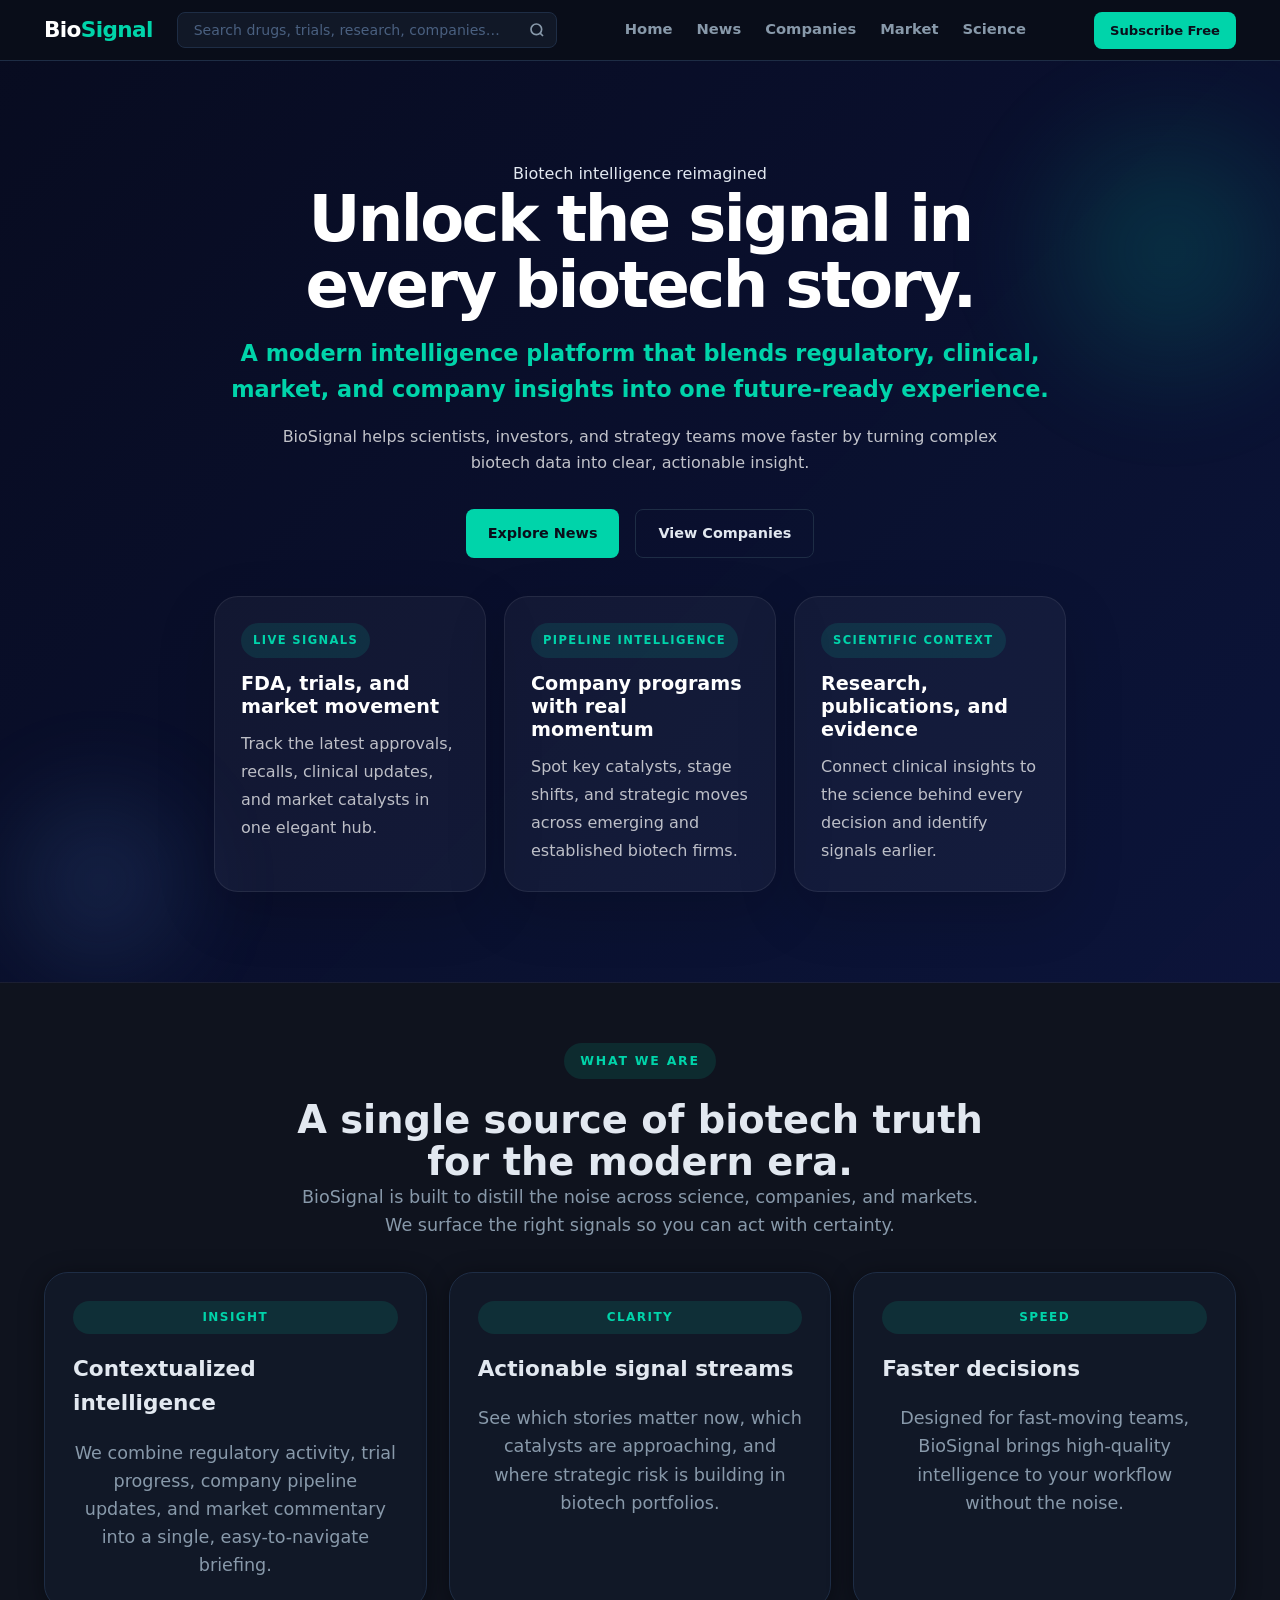
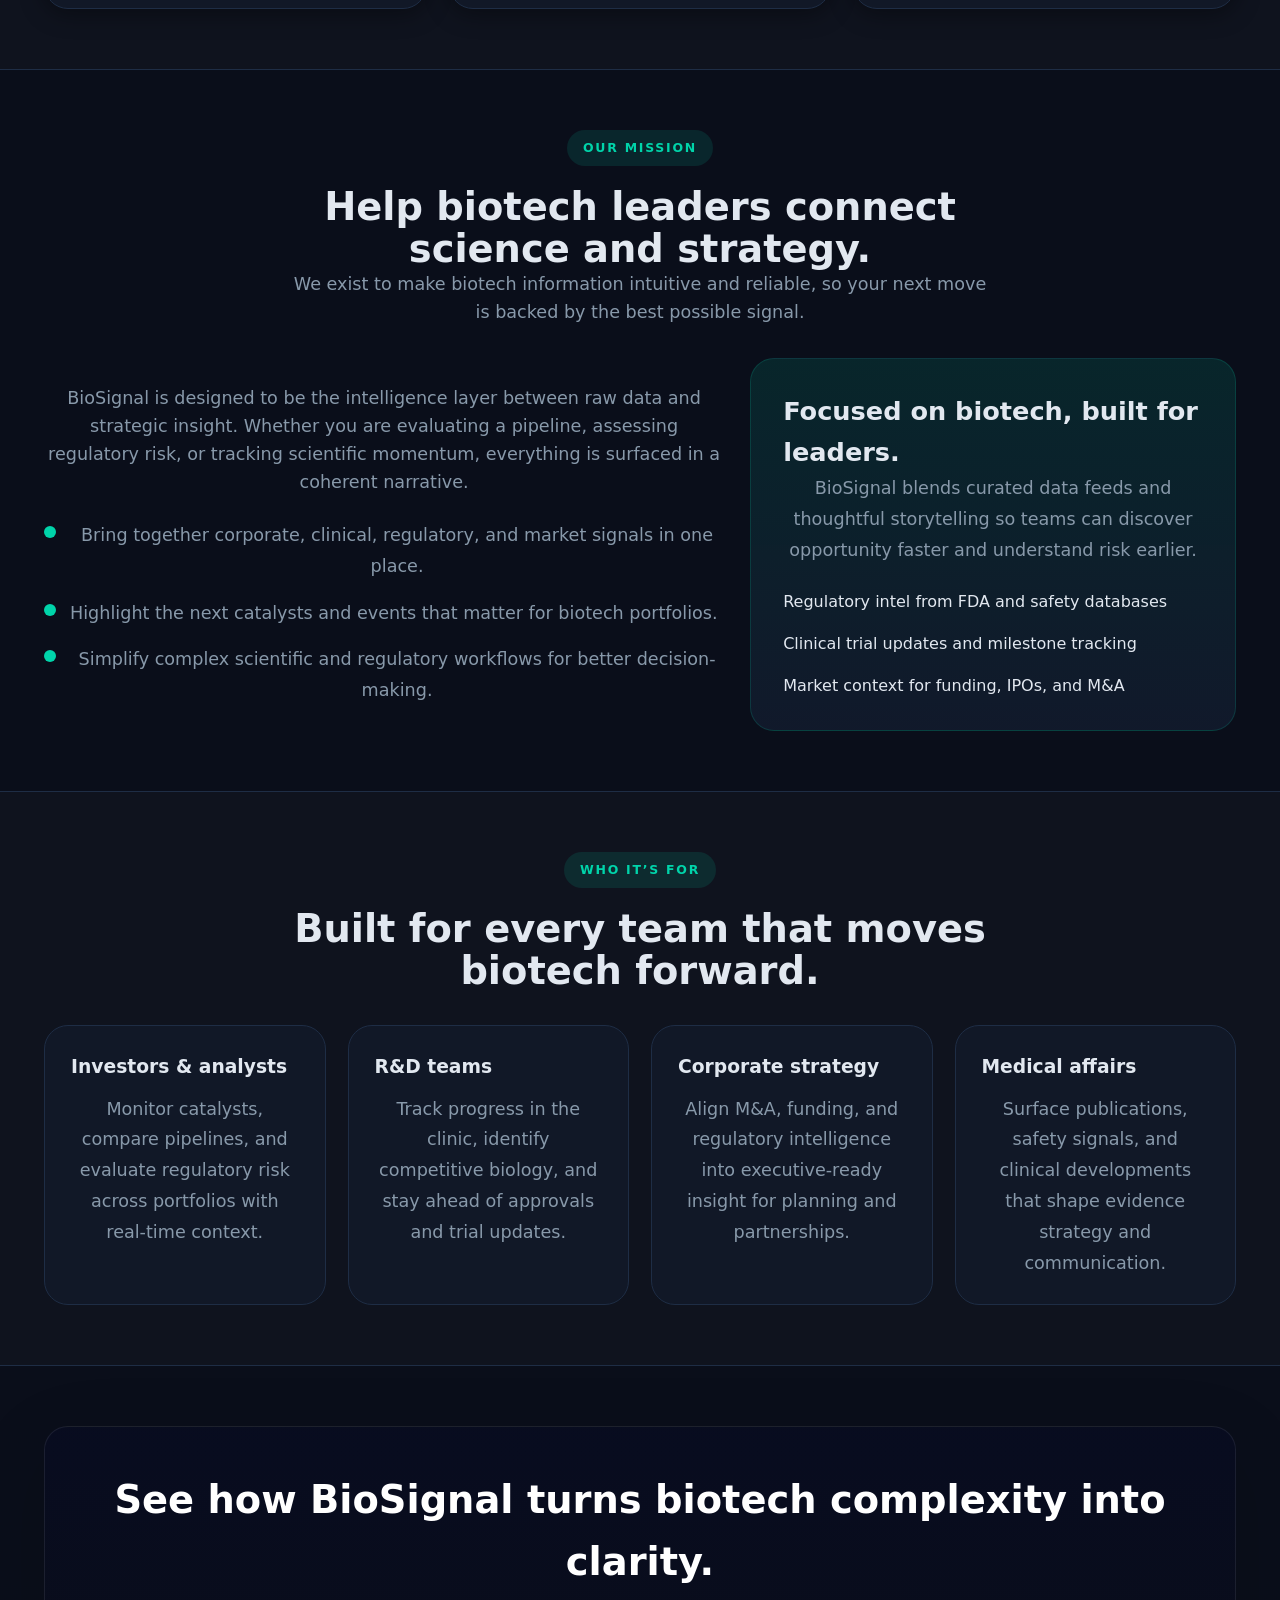
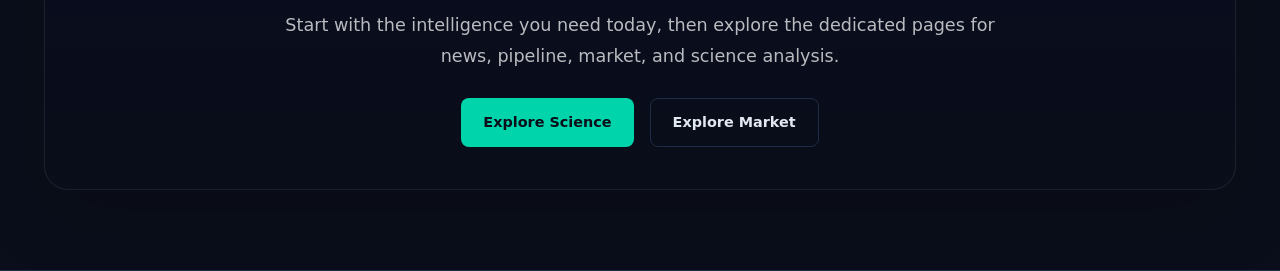
<file: index.html>
﻿<!DOCTYPE html>
<html lang="en">
<head>
  <meta charset="UTF-8" />
  <meta name="viewport" content="width=device-width, initial-scale=1.0" />
  <title>BioSignal — Biotech Intelligence Hub</title>
  <link rel="stylesheet" href="styles.css" />
  <link rel="stylesheet" href="dashboard.css" />
</head>
<body>

  <!-- ═══════════════════════════════════════
       HEADER
  ════════════════════════════════════════ -->
  <header class="site-header">
    <div class="container header-primary">
      <a href="#" class="logo">Bio<span>Signal</span></a>
      <div class="dash-search-wrap" style="max-width:380px; flex:1;">
        <input type="search" id="hub-search" class="dash-search" placeholder="Search drugs, trials, research, companies…" autocomplete="off" />
        <button class="search-btn" id="hub-search-btn" aria-label="Search">
          <svg width="16" height="16" viewBox="0 0 24 24" fill="none" stroke="currentColor" stroke-width="2.5"><circle cx="11" cy="11" r="8"/><line x1="21" y1="21" x2="16.65" y2="16.65"/></svg>
        </button>
      </div>
      <nav class="nav" id="main-nav">
        <a href="index.html" class="nav-link">Home</a>
        <div class="nav-item nav-dropdown">
          <a href="news.html" class="nav-link">News</a>
          <div class="dropdown-menu">
            <a href="news.html#biotech">Biotech</a>
            <a href="news.html#pharma">Pharma</a>
            <a href="news.html#fda">FDA</a>
            <a href="news.html#approvals">Drug Approvals</a>
            <a href="news.html#conferences">Conferences</a>
          </div>
        </div>
        <div class="nav-item nav-dropdown">
          <a href="companies.html" class="nav-link">Companies</a>
          <div class="dropdown-menu">
            <a href="companies.html#pipeline">Pipeline Tracker</a>
            <a href="companies.html#sec">SEC Filings</a>
          </div>
        </div>
        <div class="nav-item nav-dropdown">
          <a href="market.html" class="nav-link">Market</a>
          <div class="dropdown-menu">
            <a href="market.html#overview">Overview</a>
            <a href="market.html#funding">Funding</a>
            <a href="market.html#ipo">IPO</a>
            <a href="market.html#ma">M&A</a>
            <a href="market.html#calendar">FDA Calendar</a>
          </div>
        </div>
        <div class="nav-item nav-dropdown">
          <a href="science.html" class="nav-link">Science</a>
          <div class="dropdown-menu">
            <a href="science.html#drugs">Drugs</a>
            <a href="science.html#trials">Clinical Trials</a>
            <a href="science.html#research">Research</a>
          </div>
        </div>
      </nav>
      <a href="#" class="btn btn-primary btn-sm nav-cta">Subscribe Free</a>
      <button class="nav-toggle" id="nav-toggle" aria-label="Toggle menu">&#9776;</button>
    </div>
  </header>

  <!-- API Status Bar (populated by page JS) -->

  <!-- ═══════════════════════════════════════
       HOME PAGE CONTENT
  ════════════════════════════════════════ -->
  <section class="home-hero">
    <div class="container home-hero-inner anim-in">
      <span class="section-kicker">Biotech intelligence reimagined</span>
      <h1 class="home-title">Unlock the signal in every biotech story.</h1>
      <p class="home-tagline">A modern intelligence platform that blends regulatory, clinical, market, and company insights into one future-ready experience.</p>
      <p class="home-sub">BioSignal helps scientists, investors, and strategy teams move faster by turning complex biotech data into clear, actionable insight.</p>
      <div class="home-actions">
        <a href="news.html" class="btn btn-primary">Explore News</a>
        <a href="companies.html" class="btn btn-ghost">View Companies</a>
      </div>
      <div class="hero-tiles">
        <div class="hero-tile anim-in">
          <span class="tile-label">Live signals</span>
          <h3>FDA, trials, and market movement</h3>
          <p>Track the latest approvals, recalls, clinical updates, and market catalysts in one elegant hub.</p>
        </div>
        <div class="hero-tile anim-in">
          <span class="tile-label">Pipeline intelligence</span>
          <h3>Company programs with real momentum</h3>
          <p>Spot key catalysts, stage shifts, and strategic moves across emerging and established biotech firms.</p>
        </div>
        <div class="hero-tile anim-in">
          <span class="tile-label">Scientific context</span>
          <h3>Research, publications, and evidence</h3>
          <p>Connect clinical insights to the science behind every decision and identify signals earlier.</p>
        </div>
      </div>
    </div>
  </section>

  <section class="home-section section-alt anim-in" id="about">
    <div class="container">
      <div class="section-head">
        <span class="section-kicker">What we are</span>
        <h2>A single source of biotech truth for the modern era.</h2>
        <p class="section-lead">BioSignal is built to distill the noise across science, companies, and markets. We surface the right signals so you can act with certainty.</p>
      </div>
      <div class="home-card-grid">
        <article class="feature-card anim-in">
          <span class="feature-badge">Insight</span>
          <h3 class="feature-title">Contextualized intelligence</h3>
          <p class="feature-desc">We combine regulatory activity, trial progress, company pipeline updates, and market commentary into a single, easy-to-navigate briefing.</p>
        </article>
        <article class="feature-card anim-in">
          <span class="feature-badge">Clarity</span>
          <h3 class="feature-title">Actionable signal streams</h3>
          <p class="feature-desc">See which stories matter now, which catalysts are approaching, and where strategic risk is building in biotech portfolios.</p>
        </article>
        <article class="feature-card anim-in">
          <span class="feature-badge">Speed</span>
          <h3 class="feature-title">Faster decisions</h3>
          <p class="feature-desc">Designed for fast-moving teams, BioSignal brings high-quality intelligence to your workflow without the noise.</p>
        </article>
      </div>
    </div>
  </section>

  <section class="home-section anim-in" id="mission">
    <div class="container">
      <div class="section-head">
        <span class="section-kicker">Our mission</span>
        <h2>Help biotech leaders connect science and strategy.</h2>
        <p class="section-lead">We exist to make biotech information intuitive and reliable, so your next move is backed by the best possible signal.</p>
      </div>
      <div class="home-goal-grid">
        <div>
          <p class="feature-desc">BioSignal is designed to be the intelligence layer between raw data and strategic insight. Whether you are evaluating a pipeline, assessing regulatory risk, or tracking scientific momentum, everything is surfaced in a coherent narrative.</p>
          <div class="goal-list">
            <div class="goal-item">
              <span class="goal-dot"></span>
              <p>Bring together corporate, clinical, regulatory, and market signals in one place.</p>
            </div>
            <div class="goal-item">
              <span class="goal-dot"></span>
              <p>Highlight the next catalysts and events that matter for biotech portfolios.</p>
            </div>
            <div class="goal-item">
              <span class="goal-dot"></span>
              <p>Simplify complex scientific and regulatory workflows for better decision-making.</p>
            </div>
          </div>
        </div>
        <div class="goal-highlight anim-in">
          <h3>Focused on biotech, built for leaders.</h3>
          <p>BioSignal blends curated data feeds and thoughtful storytelling so teams can discover opportunity faster and understand risk earlier.</p>
          <ul class="goal-list" style="margin-top:24px;">
            <li>Regulatory intel from FDA and safety databases</li>
            <li>Clinical trial updates and milestone tracking</li>
            <li>Market context for funding, IPOs, and M&A</li>
          </ul>
        </div>
      </div>
    </div>
  </section>

  <section class="home-section section-alt anim-in" id="audience">
    <div class="container">
      <div class="section-head">
        <span class="section-kicker">Who it’s for</span>
        <h2>Built for every team that moves biotech forward.</h2>
      </div>
      <div class="audience-grid">
        <article class="audience-card anim-in">
          <h3>Investors & analysts</h3>
          <p>Monitor catalysts, compare pipelines, and evaluate regulatory risk across portfolios with real-time context.</p>
        </article>
        <article class="audience-card anim-in">
          <h3>R&D teams</h3>
          <p>Track progress in the clinic, identify competitive biology, and stay ahead of approvals and trial updates.</p>
        </article>
        <article class="audience-card anim-in">
          <h3>Corporate strategy</h3>
          <p>Align M&A, funding, and regulatory intelligence into executive-ready insight for planning and partnerships.</p>
        </article>
        <article class="audience-card anim-in">
          <h3>Medical affairs</h3>
          <p>Surface publications, safety signals, and clinical developments that shape evidence strategy and communication.</p>
        </article>
      </div>
    </div>
  </section>

  <section class="home-section home-cta anim-in">
    <div class="container">
      <div class="cta-panel">
        <h2>See how BioSignal turns biotech complexity into clarity.</h2>
        <p>Start with the intelligence you need today, then explore the dedicated pages for news, pipeline, market, and science analysis.</p>
        <div class="home-actions">
          <a href="science.html" class="btn btn-primary">Explore Science</a>
          <a href="market.html" class="btn btn-ghost">Explore Market</a>
        </div>
      </div>
    </div>
  </section>

  <script src="biosignal-data.js"></script>
  <script src="app.js"></script>
  <script src="index.js"></script>
</body>
</html>
</file>
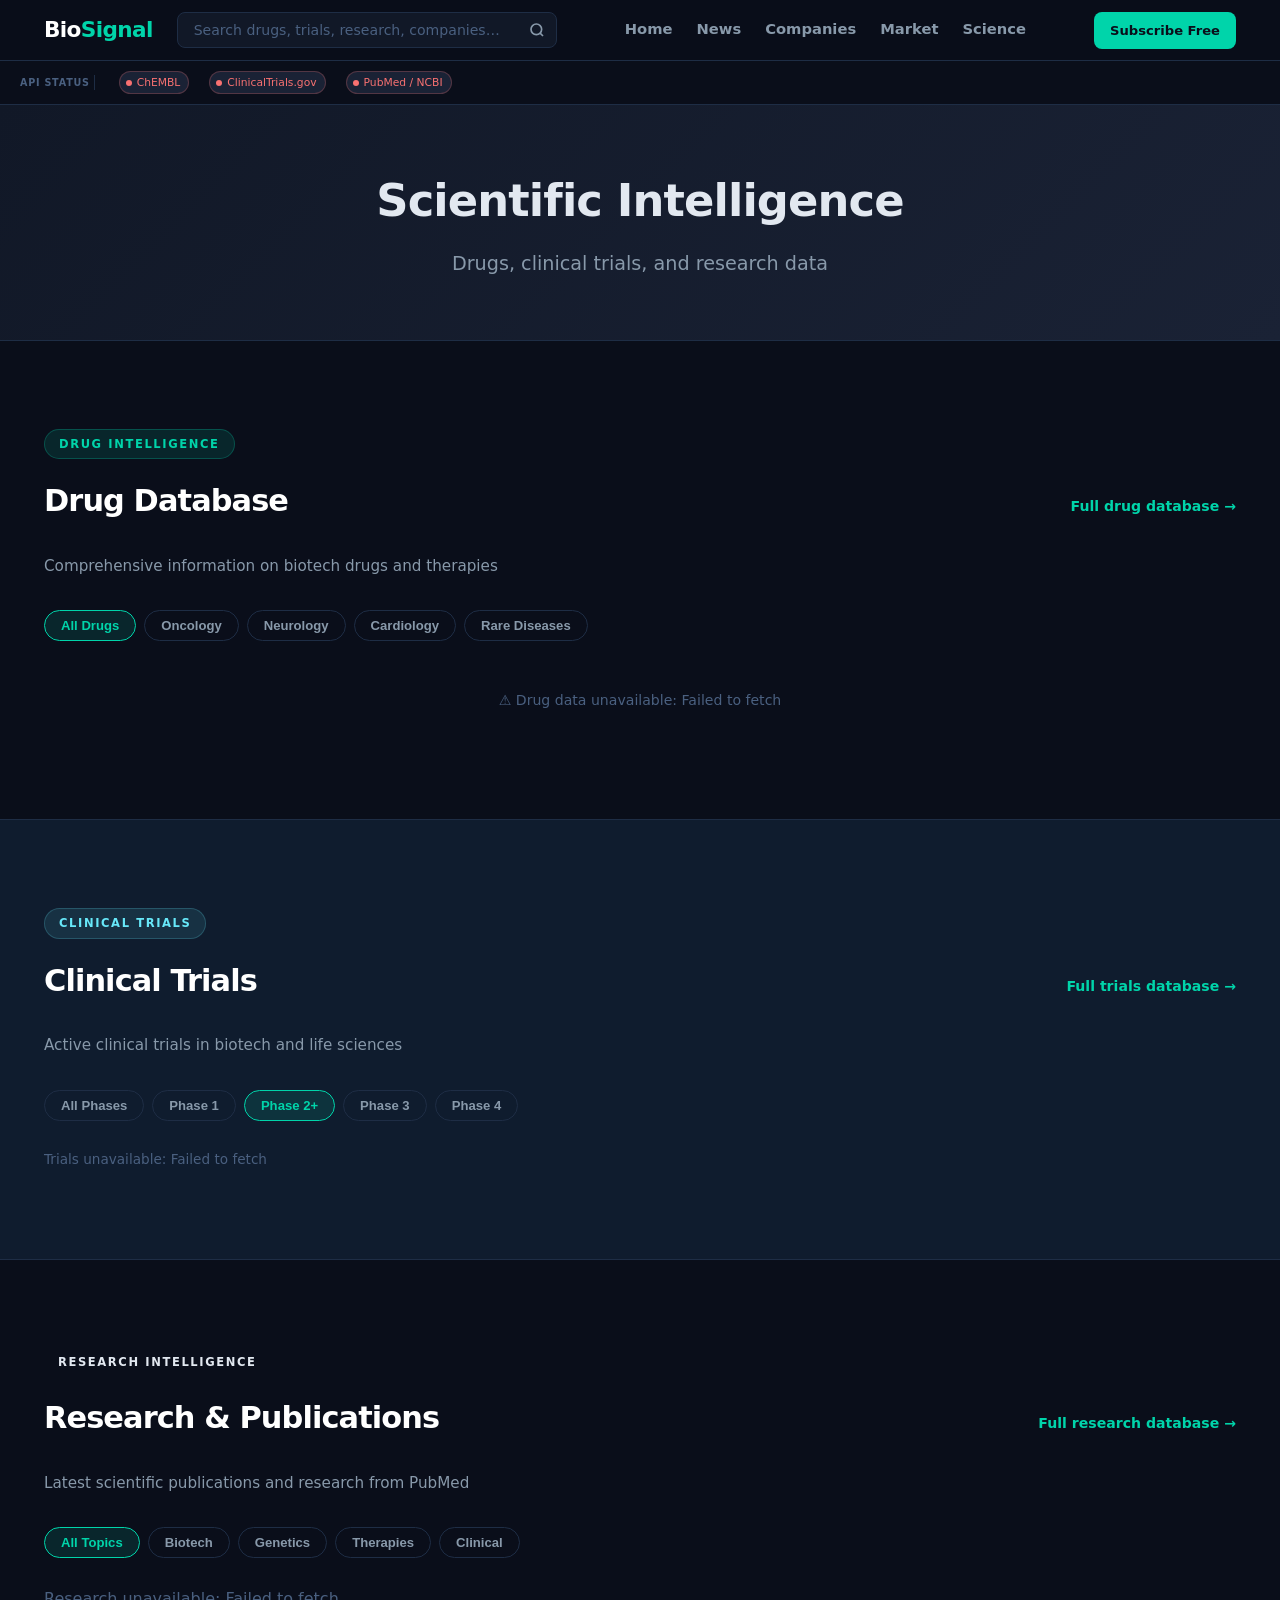
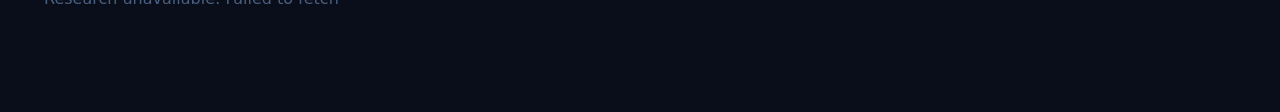
<file: science.html>
<!DOCTYPE html>
<html lang="en">
<head>
  <meta charset="UTF-8" />
  <meta name="viewport" content="width=device-width, initial-scale=1.0" />
  <title>BioSignal — Science</title>
  <link rel="stylesheet" href="styles.css" />
  <link rel="stylesheet" href="dashboard.css" />
</head>
<body>

  <!-- ═══════════════════════════════════════
       HEADER
  ════════════════════════════════════════ -->
  <header class="site-header">
    <div class="container header-primary">
      <a href="index.html" class="logo">Bio<span>Signal</span></a>
      <!-- Global search bar -->
      <div class="dash-search-wrap" style="max-width:380px; flex:1;">
        <input
          type="search"
          id="hub-search"
          class="dash-search"
          placeholder="Search drugs, trials, research, companies…"
          autocomplete="off"
        />
        <button class="search-btn" id="hub-search-btn" aria-label="Search">
          <svg width="16" height="16" viewBox="0 0 24 24" fill="none" stroke="currentColor" stroke-width="2.5"><circle cx="11" cy="11" r="8"/><line x1="21" y1="21" x2="16.65" y2="16.65"/></svg>
        </button>
      </div>
      <nav class="nav" id="main-nav">
        <a href="index.html" class="nav-link">Home</a>
        <div class="nav-item nav-dropdown">
          <a href="news.html" class="nav-link">News</a>
          <div class="dropdown-menu">
            <a href="news.html#biotech">Biotech</a>
            <a href="news.html#pharma">Pharma</a>
            <a href="news.html#fda">FDA</a>
            <a href="news.html#approvals">Drug Approvals</a>
            <a href="news.html#conferences">Conferences</a>
          </div>
        </div>
        <div class="nav-item nav-dropdown">
          <a href="companies.html" class="nav-link">Companies</a>
          <div class="dropdown-menu">
            <a href="companies.html#pipeline">Pipeline Tracker</a>
            <a href="companies.html#sec">SEC Filings</a>
          </div>
        </div>
        <div class="nav-item nav-dropdown">
          <a href="market.html" class="nav-link">Market</a>
          <div class="dropdown-menu">
            <a href="market.html#overview">Overview</a>
            <a href="market.html#funding">Funding</a>
            <a href="market.html#ipo">IPO</a>
            <a href="market.html#ma">M&A</a>
            <a href="market.html#calendar">FDA Calendar</a>
          </div>
        </div>
        <div class="nav-item nav-dropdown">
          <a href="science.html" class="nav-link">Science</a>
          <div class="dropdown-menu">
            <a href="#drugs">Drugs</a>
            <a href="#trials">Clinical Trials</a>
            <a href="#research">Research</a>
          </div>
        </div>
      </nav>
      <a href="#newsletter" class="btn btn-primary btn-sm nav-cta">Subscribe Free</a>
      <button class="nav-toggle" id="nav-toggle" aria-label="Toggle menu">&#9776;</button>
    </div>
  </header>

  <!-- API Status Bar (populated by page JS) -->
  <div id="api-status-bar"></div>

  <!-- ═══ GLOBAL SEARCH PANEL ═══ -->
  <div class="search-panel hidden" id="hub-search-panel">
    <div class="container">
      <div class="search-panel-header">
        <h2>Results for &ldquo;<span id="hub-search-query"></span>&rdquo;</h2>
        <button class="btn btn-ghost btn-sm" id="hub-search-close">&#10005; Clear</button>
      </div>
      <div class="search-tabs">
        <button class="search-tab active" data-target="hs-news">News <span class="tab-count" id="hs-news-count">–</span></button>
        <button class="search-tab" data-target="hs-fda">FDA <span class="tab-count" id="hs-fda-count">–</span></button>
        <button class="search-tab" data-target="hs-trials">Trials <span class="tab-count" id="hs-trials-count">–</span></button>
      </div>
      <div id="hs-news"   class="search-results-pane"></div>
      <div id="hs-fda"    class="search-results-pane hidden"></div>
      <div id="hs-trials" class="search-results-pane hidden"></div>
      <p style="margin-top:16px; font-size:.78rem; color:var(--text-dark);">
        <a href="index.html" style="color:var(--accent);">Back to Home</a> for complete cross-source search including PubMed and SEC EDGAR.
      </p>
    </div>
  </div>

  <!-- ═══════════════════════════════════════
       SCIENCE PAGE CONTENT
  ════════════════════════════════════════ -->
  <section class="page-hero">
    <div class="container">
      <h1>Scientific Intelligence</h1>
      <p>Drugs, clinical trials, and research data</p>
    </div>
  </section>

  <!-- ═══════════════════════════════════════
       DRUG DATABASE
  ════════════════════════════════════════ -->
  <section class="section" id="drugs">
    <div class="container">
      <div class="section-badge science-badge">Drug Intelligence</div>
      <div class="section-header-row">
        <h2 class="section-title">Drug Database</h2>
        <a href="#drugs" class="view-all">Full drug database &rarr;</a>
      </div>
      <p class="section-sub">Comprehensive information on biotech drugs and therapies</p>

      <!-- Drug search and filters -->
      <div class="pill-row" id="drug-pills">
        <button class="cat-pill active" data-category="all">All Drugs</button>
        <button class="cat-pill" data-category="oncology">Oncology</button>
        <button class="cat-pill" data-category="neurology">Neurology</button>
        <button class="cat-pill" data-category="cardiology">Cardiology</button>
        <button class="cat-pill" data-category="rare">Rare Diseases</button>
      </div>

      <!-- Drug cards — populated by science.js -->
      <div class="news-grid" id="drugs-grid" style="grid-template-columns: repeat(auto-fill, minmax(320px,1fr));">
        <div class="skeleton-card"><div class="skel skel-sm"></div><div class="skel skel-md"></div><div class="skel skel-lg"></div><div class="skel skel-p"></div></div>
        <div class="skeleton-card"><div class="skel skel-sm"></div><div class="skel skel-md"></div><div class="skel skel-lg"></div><div class="skel skel-p"></div></div>
        <div class="skeleton-card"><div class="skel skel-sm"></div><div class="skel skel-md"></div><div class="skel skel-lg"></div><div class="skel skel-p"></div></div>
      </div>
    </div>
  </section>

  <!-- ═══════════════════════════════════════
       CLINICAL TRIALS
  ════════════════════════════════════════ -->
  <section class="section" id="trials" style="background:var(--bg-card3); border-top:1px solid var(--border); border-bottom:1px solid var(--border);">
    <div class="container">
      <div class="section-badge trials-badge" style="background:rgba(103,232,249,.1); color:var(--trials); border:1px solid rgba(103,232,249,.2);">Clinical Trials</div>
      <div class="section-header-row">
        <h2 class="section-title">Clinical Trials</h2>
        <a href="#trials" class="view-all">Full trials database &rarr;</a>
      </div>
      <p class="section-sub">Active clinical trials in biotech and life sciences</p>

      <!-- Trial filters -->
      <div class="pill-row" id="trial-pills">
        <button class="cat-pill" data-phase="all">All Phases</button>
        <button class="cat-pill" data-phase="phase1">Phase 1</button>
        <button class="cat-pill active" data-phase="phase2">Phase 2+</button>
        <button class="cat-pill" data-phase="phase3">Phase 3</button>
        <button class="cat-pill" data-phase="phase4">Phase 4</button>
      </div>

      <!-- Trial timeline — populated by science.js -->
      <div class="trial-timeline" id="trials-list">
        <div style="color:var(--text-dark);font-size:.85rem;padding:12px 0;">Loading trials...</div>
      </div>
    </div>
  </section>

  <!-- ═══════════════════════════════════════
       RESEARCH & PUBLICATIONS
  ════════════════════════════════════════ -->
  <section class="section" id="research">
    <div class="container">
      <div class="section-badge publications-badge">Research Intelligence</div>
      <div class="section-header-row">
        <h2 class="section-title">Research & Publications</h2>
        <a href="#research" class="view-all">Full research database &rarr;</a>
      </div>
      <p class="section-sub">Latest scientific publications and research from PubMed</p>

      <!-- Research filters -->
      <div class="pill-row" id="research-pills">
        <button class="cat-pill active" data-topic="all">All Topics</button>
        <button class="cat-pill" data-topic="biotech">Biotech</button>
        <button class="cat-pill" data-topic="genetics">Genetics</button>
        <button class="cat-pill" data-topic="therapy">Therapies</button>
        <button class="cat-pill" data-topic="clinical">Clinical</button>
      </div>

      <!-- Research strip — populated by science.js -->
      <div class="pub-strip" id="research-strip">
        <div style="color:var(--text-dark);font-size:.85rem;padding:12px 0;">Loading research...</div>
      </div>
    </div>
  </section>

  <script src="biosignal-data.js"></script>
  <script src="app.js"></script>
  <script src="science.js"></script>
</body>
</html>
</file>
<file: styles.css>
/* =============================================
   BioSignal — Biotech Intelligence Hub
   ============================================= */

/* ---------- Reset & Base ---------- */
*, *::before, *::after { box-sizing: border-box; margin: 0; padding: 0; }

:root {
  /* Core palette */
  --bg:         #0a0e1a;
  --bg-card:    #111827;
  --bg-card2:   #1a2235;
  --bg-card3:   #0f1c2e;
  --border:     #1e2d45;
  --border-bright: #2a3f5f;

  /* Accents */
  --accent:     #00d4aa;
  --accent2:    #3b82f6;
  --accent-dim: rgba(0, 212, 170, 0.12);
  --accent2-dim:rgba(59, 130, 246, 0.12);

  /* Text */
  --text:       #e2e8f0;
  --text-muted: #8899aa;
  --text-dark:  #4a6080;

  /* Status */
  --positive:   #00d4aa;
  --negative:   #f87171;

  /* Phase colors */
  --phase1:     #4a6080;
  --phase2:     #3b82f6;
  --phase3:     #00d4aa;
  --phase-nda:  #facc15;

  /* Category colors */
  --genomics:      #00d4aa;
  --oncology:      #f87171;
  --cns:           #a78bfa;
  --immunology:    #fb923c;
  --funding-col:   #facc15;
  --regulatory-col:#38bdf8;
  --agriculture:   #4ade80;
  --publications:  #e879f9;
  --trials:        #67e8f9;

  /* Layout */
  --radius:     10px;
  --radius-lg:  18px;
  --shadow:     0 4px 24px rgba(0,0,0,0.4);
  --shadow-glow:0 0 40px rgba(0,212,170,0.12);
  --font:       'Segoe UI', system-ui, -apple-system, sans-serif;
  --font-mono:  'Cascadia Code', 'Consolas', 'Fira Mono', monospace;
}

html { scroll-behavior: smooth; }

body {
  font-family: var(--font);
  background: var(--bg);
  color: var(--text);
  line-height: 1.6;
  font-size: 16px;
  overflow-x: hidden;
}

a { color: inherit; text-decoration: none; }

.container {
  max-width: 1240px;
  margin: 0 auto;
  padding: 0 24px;
}

.section { padding: 88px 0; }

/* Alternating section backgrounds */
.section-science   { background: var(--bg); }
.section-companies { background: var(--bg-card3); border-top: 1px solid var(--border); border-bottom: 1px solid var(--border); }
.section-investing { background: var(--bg); }

/* ---------- Typography helpers ---------- */
.section-badge {
  display: inline-block;
  font-size: 0.72rem;
  font-weight: 700;
  letter-spacing: 0.14em;
  text-transform: uppercase;
  padding: 5px 14px;
  border-radius: 100px;
  margin-bottom: 18px;
}
.science-badge   { background: rgba(0,212,170,0.12);  color: var(--accent);        border: 1px solid rgba(0,212,170,0.25); }
.companies-badge { background: rgba(59,130,246,0.12); color: var(--accent2);       border: 1px solid rgba(59,130,246,0.25); }
.investing-badge { background: rgba(250,204,21,0.12); color: var(--funding-col);   border: 1px solid rgba(250,204,21,0.25); }

.section-title {
  font-size: clamp(1.4rem, 2.5vw, 1.9rem);
  font-weight: 800;
  letter-spacing: -0.03em;
  color: #fff;
  margin-bottom: 8px;
}

.section-sub {
  color: var(--text-muted);
  font-size: 0.95rem;
  margin-bottom: 32px;
  max-width: 600px;
}

.section-header-row {
  display: flex;
  align-items: baseline;
  justify-content: space-between;
  margin-bottom: 20px;
  flex-wrap: wrap;
  gap: 8px;
}

.view-all {
  color: var(--accent);
  font-size: 0.88rem;
  font-weight: 600;
  transition: opacity .2s;
  white-space: nowrap;
}
.view-all:hover { opacity: 0.7; }

.subsection-title {
  font-size: 1.15rem;
  font-weight: 700;
  color: #fff;
  letter-spacing: -0.02em;
  margin-bottom: 6px;
}

.subsection-label {
  font-size: 0.78rem;
  font-weight: 700;
  letter-spacing: 0.12em;
  text-transform: uppercase;
  color: var(--text-muted);
  margin: 40px 0 16px;
}

.subsection-sub {
  font-size: 0.875rem;
  color: var(--text-muted);
  margin-bottom: 20px;
}

/* ---------- Buttons ---------- */
.btn {
  display: inline-flex;
  align-items: center;
  gap: 8px;
  padding: 12px 22px;
  border-radius: 8px;
  font-size: 0.9rem;
  font-weight: 600;
  cursor: pointer;
  border: none;
  transition: all .2s;
  white-space: nowrap;
}
.btn-sm { padding: 8px 16px; font-size: 0.82rem; }
.btn-primary { background: var(--accent); color: #0a0e1a; }
.btn-primary:hover { background: #00bfa0; transform: translateY(-1px); box-shadow: 0 8px 24px rgba(0,212,170,0.3); }
.btn-ghost { background: transparent; color: var(--text); border: 1.5px solid var(--border); }
.btn-ghost:hover { border-color: var(--accent); color: var(--accent); }
.btn-full { width: 100%; justify-content: center; }

/* ---------- Category Badges ---------- */
.cat-badge {
  display: inline-block;
  font-size: 0.7rem;
  font-weight: 700;
  letter-spacing: 0.06em;
  text-transform: uppercase;
  padding: 3px 9px;
  border-radius: 100px;
}
.cat-badge.genomics     { background: rgba(0,212,170,0.15);  color: var(--genomics); }
.cat-badge.oncology     { background: rgba(248,113,113,0.15); color: var(--oncology); }
.cat-badge.cns          { background: rgba(167,139,250,0.15); color: var(--cns); }
.cat-badge.immunology   { background: rgba(251,146,60,0.15);  color: var(--immunology); }
.cat-badge.funding      { background: rgba(250,204,21,0.15);  color: var(--funding-col); }
.cat-badge.regulatory   { background: rgba(56,189,248,0.15);  color: var(--regulatory-col); }
.cat-badge.agriculture  { background: rgba(74,222,128,0.15);  color: var(--agriculture); }
.cat-badge.publications { background: rgba(232,121,249,0.15); color: var(--publications); }
.cat-badge.trials       { background: rgba(103,232,249,0.15); color: var(--trials); }

.meta { display: flex; align-items: center; gap: 10px; margin-bottom: 10px; }
.date { font-size: 0.8rem; color: var(--text-dark); }

/* ---------- Category / Stage Pills ---------- */
.pill-row {
  display: flex;
  flex-wrap: wrap;
  gap: 8px;
  margin-bottom: 28px;
}

.cat-pill {
  padding: 7px 16px;
  border-radius: 100px;
  font-size: 0.82rem;
  font-weight: 600;
  cursor: pointer;
  border: 1.5px solid var(--border);
  background: transparent;
  color: var(--text-muted);
  transition: all .2s;
}
.cat-pill:hover, .cat-pill.active {
  border-color: var(--accent);
  color: var(--accent);
  background: var(--accent-dim);
}

/* ---------- Site Header ---------- */
.site-header {
  position: sticky;
  top: 0;
  z-index: 100;
  background: rgba(10, 14, 26, 0.94);
  backdrop-filter: blur(18px);
  border-bottom: 1px solid var(--border);
}

.header-primary {
  display: flex;
  align-items: center;
  justify-content: space-between;
  height: 60px;
  gap: 24px;
}

.logo {
  font-size: 1.35rem;
  font-weight: 800;
  color: #fff;
  letter-spacing: -0.03em;
  flex-shrink: 0;
}
.logo span { color: var(--accent); }

.nav { display: flex; gap: 24px; flex: 1; justify-content: center; align-items: center; }
.nav-item { position: relative; }
.nav-link {
  display: inline-flex;
  align-items: center;
  font-size: 0.92rem;
  font-weight: 700;
  color: var(--text-muted);
  transition: color .2s ease, border-color .2s ease;
  padding: 10px 0;
  border-bottom: 2px solid transparent;
}
.nav-link:hover, .nav-link.active { color: var(--accent); border-bottom-color: var(--accent); }

.nav-dropdown:hover > .nav-link { color: var(--accent); }

.dropdown-menu {
  position: absolute;
  top: calc(100% + 10px);
  left: 0;
  min-width: 220px;
  background: rgba(10, 14, 26, 0.98);
  border: 1px solid rgba(255, 255, 255, 0.06);
  box-shadow: 0 20px 50px rgba(0, 0, 0, 0.18);
  backdrop-filter: blur(14px);
  border-radius: 14px;
  opacity: 0;
  visibility: hidden;
  transform: translateY(8px);
  transition: opacity .18s ease, transform .18s ease, visibility .18s ease;
  z-index: 20;
  padding: 8px 0;
}

.dropdown-menu a {
  display: block;
  padding: 10px 18px;
  color: var(--text-muted);
  font-size: 0.9rem;
  transition: color .18s ease, background .18s ease;
  text-decoration: none;
}
.dropdown-menu a:hover {
  color: var(--accent);
  background: rgba(96, 165, 250, 0.08);
}

.nav-dropdown:hover .dropdown-menu,
.nav-dropdown:focus-within .dropdown-menu {
  opacity: 1;
  visibility: visible;
  transform: translateY(0);
}

.nav-cta { flex-shrink: 0; }
.nav-toggle { display: none; background: none; border: none; color: var(--text); font-size: 1.4rem; cursor: pointer; }

/* Secondary nav strip */
.header-secondary {
  border-top: 1px solid var(--border);
  background: rgba(10, 14, 26, 0.8);
  overflow-x: auto;
  scrollbar-width: none;
}
.header-secondary::-webkit-scrollbar { display: none; }

.header-secondary-inner {
  display: flex;
  gap: 40px;
  height: 38px;
  align-items: center;
  white-space: nowrap;
}

.sub-links { display: flex; align-items: center; gap: 16px; }

.sub-label {
  font-size: 0.72rem;
  font-weight: 700;
  letter-spacing: 0.1em;
  text-transform: uppercase;
  color: var(--text-dark);
}

.sub-links a {
  font-size: 0.78rem;
  color: var(--text-muted);
  transition: color .2s;
}
.sub-links a:hover { color: var(--accent); }

/* ---------- Hero ---------- */
.hero {
  position: relative;
  padding: 96px 0 112px;
  overflow: hidden;
}

.hero-inner {
  position: relative;
  z-index: 2;
  max-width: 720px;
}

.hero-bg-grid {
  position: absolute;
  inset: 0;
  background-image:
    linear-gradient(rgba(0,212,170,0.04) 1px, transparent 1px),
    linear-gradient(90deg, rgba(0,212,170,0.04) 1px, transparent 1px);
  background-size: 48px 48px;
  mask-image: radial-gradient(ellipse 80% 80% at 50% 50%, black 10%, transparent 100%);
  z-index: 1;
}

.hero::before {
  content: '';
  position: absolute;
  width: 700px; height: 700px;
  top: -250px; right: -150px;
  background: radial-gradient(circle, rgba(0,212,170,0.1) 0%, transparent 70%);
  z-index: 1;
}
.hero::after {
  content: '';
  position: absolute;
  width: 500px; height: 500px;
  bottom: -100px; left: 15%;
  background: radial-gradient(circle, rgba(59,130,246,0.08) 0%, transparent 70%);
  z-index: 1;
}

.hero-label {
  display: inline-block;
  font-size: 0.75rem;
  font-weight: 700;
  letter-spacing: 0.14em;
  text-transform: uppercase;
  color: var(--accent);
  background: var(--accent-dim);
  border: 1px solid rgba(0,212,170,0.3);
  padding: 6px 14px;
  border-radius: 100px;
  margin-bottom: 24px;
}

.hero h1 {
  font-size: clamp(2.6rem, 5.5vw, 4.2rem);
  font-weight: 800;
  line-height: 1.1;
  letter-spacing: -0.04em;
  color: #fff;
  margin-bottom: 20px;
}

.hero-sub {
  font-size: 1.05rem;
  color: var(--text-muted);
  max-width: 560px;
  margin-bottom: 36px;
  line-height: 1.75;
}

.hero-actions { display: flex; gap: 12px; flex-wrap: wrap; }

/* ---------- Ticker ---------- */
.ticker-wrap {
  background: var(--bg-card);
  border-top: 1px solid var(--border);
  border-bottom: 1px solid var(--border);
  overflow: hidden;
  padding: 11px 0;
}
.ticker-track {
  display: inline-flex;
  white-space: nowrap;
  animation: ticker 60s linear infinite;
  font-size: 0.83rem;
  color: var(--text-muted);
}
.ticker-track span { margin-right: 8px; }
@keyframes ticker { from { transform: translateX(0); } to { transform: translateX(-50%); } }

/* ---------- Pillar Strip ---------- */
.pillar-strip {
  padding: 48px 0;
  background: var(--bg-card3);
  border-bottom: 1px solid var(--border);
}

.pillar-grid {
  display: grid;
  grid-template-columns: repeat(3, 1fr);
  gap: 20px;
}

.pillar-card {
  display: flex;
  align-items: flex-start;
  gap: 18px;
  padding: 28px 24px;
  background: var(--bg-card);
  border: 1px solid var(--border);
  border-radius: var(--radius-lg);
  transition: all .25s;
  position: relative;
  overflow: hidden;
}

.pillar-card::before {
  content: '';
  position: absolute;
  inset: 0;
  opacity: 0;
  transition: opacity .25s;
}

.pillar-science::before   { background: linear-gradient(135deg, rgba(0,212,170,0.06), transparent); }
.pillar-companies::before { background: linear-gradient(135deg, rgba(59,130,246,0.06), transparent); }
.pillar-investing::before { background: linear-gradient(135deg, rgba(250,204,21,0.06), transparent); }

.pillar-card:hover { transform: translateY(-3px); box-shadow: var(--shadow); border-color: var(--border-bright); }
.pillar-card:hover::before { opacity: 1; }

.pillar-science:hover   { border-color: rgba(0,212,170,0.4); }
.pillar-companies:hover { border-color: rgba(59,130,246,0.4); }
.pillar-investing:hover { border-color: rgba(250,204,21,0.4); }

.pillar-icon { font-size: 2rem; flex-shrink: 0; line-height: 1; }

.pillar-text h3 {
  font-size: 1rem;
  font-weight: 700;
  color: #fff;
  margin-bottom: 6px;
}
.pillar-text p { font-size: 0.83rem; color: var(--text-muted); line-height: 1.5; }

.pillar-arrow {
  margin-left: auto;
  font-size: 1.1rem;
  color: var(--text-dark);
  flex-shrink: 0;
  align-self: center;
}

/* ---------- News Cards ---------- */
.news-grid {
  display: grid;
  grid-template-columns: repeat(2, 1fr);
  gap: 20px;
}

.news-card {
  background: var(--bg-card);
  border: 1px solid var(--border);
  border-radius: var(--radius-lg);
  overflow: hidden;
  transition: transform .2s, box-shadow .2s;
}
.news-card:hover { transform: translateY(-4px); box-shadow: var(--shadow); }
.news-card.hidden { display: none; }

.card-ph {
  height: 160px;
  position: relative;
}
.ph-genomics     { background: linear-gradient(135deg, #0f2744 0%, #0d3d2f 100%); }
.ph-oncology     { background: linear-gradient(135deg, #2d1010 0%, #1a0d1a 100%); }
.ph-cns          { background: linear-gradient(135deg, #120d2a 0%, #0a1520 100%); }
.ph-immunology   { background: linear-gradient(135deg, #1a1000 0%, #0a1a20 100%); }
.ph-publications { background: linear-gradient(135deg, #1a0d2a 0%, #0d1020 100%); }
.ph-trials       { background: linear-gradient(135deg, #001a2a 0%, #0a1a18 100%); }

.card-body { padding: 22px; }
.card-body h3 { font-size: 0.95rem; font-weight: 700; line-height: 1.4; color: #fff; margin-bottom: 8px; }
.card-body p  { font-size: 0.85rem; color: var(--text-muted); line-height: 1.6; margin-bottom: 14px; }

.read-more { font-size: 0.82rem; font-weight: 600; color: var(--accent); transition: opacity .2s; }
.read-more:hover { opacity: 0.7; }

/* ---------- Two-column Layout (Science) ---------- */
.two-col-layout {
  display: grid;
  grid-template-columns: 1fr 320px;
  gap: 32px;
  align-items: start;
}

/* ---------- Sidebar / Trial Timeline ---------- */
.sidebar { position: sticky; top: 112px; }

.sidebar-title {
  font-size: 0.88rem;
  font-weight: 700;
  letter-spacing: 0.08em;
  text-transform: uppercase;
  color: var(--text-muted);
  margin-bottom: 16px;
}

.trial-timeline {
  display: flex;
  flex-direction: column;
  gap: 0;
}

.trial-entry {
  padding: 16px 0 16px 20px;
  border-left: 2px solid var(--border);
  position: relative;
  margin-left: 8px;
}

.trial-entry::before {
  content: '';
  position: absolute;
  left: -5px;
  top: 20px;
  width: 8px;
  height: 8px;
  border-radius: 50%;
  background: var(--border-bright);
}

.trial-header {
  display: flex;
  align-items: center;
  gap: 8px;
  margin-bottom: 6px;
}

/* Phase badges */
.phase-badge {
  display: inline-block;
  font-size: 0.68rem;
  font-weight: 800;
  letter-spacing: 0.04em;
  padding: 2px 8px;
  border-radius: 4px;
}
.phase1    { background: rgba(74,96,128,0.25);  color: var(--phase1); }
.phase2    { background: rgba(59,130,246,0.2);  color: var(--phase2); }
.phase3    { background: rgba(0,212,170,0.2);   color: var(--phase3); }
.phase-nda { background: rgba(250,204,21,0.2);  color: var(--phase-nda); }

/* Trial status dots */
.trial-status {
  width: 8px; height: 8px;
  border-radius: 50%;
  flex-shrink: 0;
}
.status-ongoing   { background: var(--accent); box-shadow: 0 0 6px var(--accent); }
.status-paused    { background: var(--funding-col); }
.status-completed { background: var(--accent2); }
.status-failed    { background: var(--negative); }

.trial-drug { font-size: 0.88rem; font-weight: 700; color: #fff; }
.trial-company { font-size: 0.78rem; color: var(--text-muted); }
.trial-indication { font-size: 0.78rem; color: var(--text-muted); }
.trial-date { font-size: 0.72rem; color: var(--text-dark); margin-top: 4px; }

/* ---------- Publications Strip ---------- */
.pub-strip {
  display: flex;
  gap: 16px;
  overflow-x: auto;
  padding-bottom: 12px;
  scroll-snap-type: x mandatory;
  scrollbar-width: none;
}
.pub-strip::-webkit-scrollbar { display: none; }

.pub-card {
  min-width: 280px;
  max-width: 280px;
  background: var(--bg-card);
  border: 1px solid var(--border);
  border-radius: var(--radius-lg);
  padding: 24px;
  scroll-snap-align: start;
  flex-shrink: 0;
  display: flex;
  flex-direction: column;
  gap: 10px;
}

.pub-journal {
  display: inline-block;
  font-size: 0.68rem;
  font-weight: 800;
  letter-spacing: 0.08em;
  text-transform: uppercase;
  color: var(--publications);
  background: rgba(232,121,249,0.1);
  border: 1px solid rgba(232,121,249,0.25);
  padding: 3px 9px;
  border-radius: 4px;
  width: fit-content;
}

.pub-card h4 {
  font-size: 0.875rem;
  font-weight: 700;
  color: #fff;
  line-height: 1.4;
  flex: 1;
}

.pub-authors { font-size: 0.75rem; color: var(--text-dark); }

.pub-finding {
  font-size: 0.8rem;
  color: var(--text-muted);
  border-left: 2px solid var(--accent);
  padding-left: 10px;
  line-height: 1.5;
  font-style: italic;
}

/* ---------- Pipeline Table ---------- */
.table-wrap {
  overflow-x: auto;
  border-radius: var(--radius-lg);
  border: 1px solid var(--border);
}

.pipeline-table {
  width: 100%;
  border-collapse: collapse;
  font-size: 0.875rem;
}

.pipeline-table th {
  padding: 14px 16px;
  text-align: left;
  font-size: 0.72rem;
  font-weight: 700;
  letter-spacing: 0.08em;
  text-transform: uppercase;
  color: var(--text-muted);
  background: var(--bg-card2);
  border-bottom: 2px solid var(--border);
  white-space: nowrap;
  cursor: pointer;
  user-select: none;
  transition: color .2s;
}
.pipeline-table th:hover { color: var(--accent); }

.pipeline-table td {
  padding: 14px 16px;
  border-bottom: 1px solid var(--border);
  vertical-align: middle;
  white-space: nowrap;
}

.pipeline-table tr:last-child td { border-bottom: none; }

.pipeline-table tbody tr {
  background: var(--bg-card);
  transition: background .15s;
}
.pipeline-table tbody tr:hover td { background: var(--bg-card2); }

.pipeline-table tbody tr.hidden { display: none; }

.td-company { font-weight: 600; color: #fff; }
.td-drug    { font-family: var(--font-mono); font-size: 0.82rem; color: var(--accent2); }

.ticker-sym {
  display: inline-block;
  font-family: var(--font-mono);
  font-size: 0.7rem;
  color: var(--text-dark);
  background: var(--bg-card2);
  border: 1px solid var(--border);
  padding: 1px 6px;
  border-radius: 4px;
  margin-left: 6px;
}

/* Phase pips */
.phase-pips {
  display: flex;
  gap: 4px;
  align-items: center;
}
.phase-pips span {
  width: 18px;
  height: 6px;
  border-radius: 3px;
  background: var(--accent);
}
.phase-pips span.empty { background: var(--border-bright); }

/* Catalyst chip */
.catalyst-chip {
  display: inline-flex;
  align-items: center;
  gap: 6px;
  background: var(--bg-card2);
  border: 1px solid var(--border);
  border-radius: 6px;
  padding: 5px 10px;
  font-size: 0.78rem;
  color: var(--text-muted);
}
.countdown-label {
  font-size: 0.7rem;
  color: var(--accent);
  font-weight: 600;
}

/* Status pills */
.status-pill {
  display: inline-block;
  font-size: 0.72rem;
  font-weight: 700;
  letter-spacing: 0.04em;
  padding: 4px 10px;
  border-radius: 100px;
}
.status-active { background: rgba(0,212,170,0.15); color: var(--accent); border: 1px solid rgba(0,212,170,0.3); }
.status-watch  { background: rgba(250,204,21,0.15); color: var(--funding-col); border: 1px solid rgba(250,204,21,0.3); }
.status-halted { background: rgba(248,113,113,0.15); color: var(--negative); border: 1px solid rgba(248,113,113,0.3); }

.sort-icon { opacity: 0.5; font-size: 0.7rem; }

/* ---------- Company Profile Scroll Strip ---------- */
.scroll-strip {
  display: flex;
  gap: 18px;
  overflow-x: auto;
  padding-bottom: 12px;
  scroll-snap-type: x mandatory;
  scrollbar-width: none;
}
.scroll-strip::-webkit-scrollbar { display: none; }

.company-card {
  min-width: min(340px, 85vw);
  background: var(--bg-card);
  border: 1px solid var(--border);
  border-radius: var(--radius-lg);
  padding: 24px;
  scroll-snap-align: start;
  flex-shrink: 0;
  display: flex;
  flex-direction: column;
  gap: 14px;
  transition: all .25s;
}
.company-card:hover { transform: translateY(-3px); box-shadow: var(--shadow); border-color: var(--border-bright); }
.company-card.hidden { display: none; }

.company-card-top {
  display: flex;
  align-items: flex-start;
  justify-content: space-between;
  gap: 12px;
}
.company-name   { font-size: 1rem; font-weight: 700; color: #fff; }
.company-ticker { font-family: var(--font-mono); font-size: 0.75rem; color: var(--text-dark); margin-top: 2px; }

.company-meta-row {
  display: flex;
  gap: 20px;
  padding: 12px 0;
  border-top: 1px solid var(--border);
  border-bottom: 1px solid var(--border);
}
.company-meta-item {
  display: flex;
  flex-direction: column;
  gap: 2px;
}
.meta-label {
  display: block;
  font-size: 0.68rem;
  font-weight: 700;
  letter-spacing: 0.08em;
  text-transform: uppercase;
  color: var(--text-dark);
}
.company-meta-item > :last-child { font-size: 0.88rem; font-weight: 600; color: var(--text); }

.company-desc { font-size: 0.83rem; color: var(--text-muted); line-height: 1.6; flex: 1; }

.company-catalyst {
  font-size: 0.8rem;
  color: var(--text-muted);
  background: var(--bg-card2);
  border: 1px solid var(--border);
  border-radius: 6px;
  padding: 8px 12px;
}
.company-catalyst strong { color: var(--accent); }

/* ---------- Market Tiles ---------- */
.market-tiles {
  display: grid;
  grid-template-columns: repeat(4, 1fr);
  gap: 16px;
  margin-bottom: 40px;
}

.market-tile {
  background: var(--bg-card);
  border: 1px solid var(--border);
  border-radius: var(--radius-lg);
  padding: 22px;
  transition: all .2s;
}
.market-tile:hover { border-color: var(--border-bright); box-shadow: var(--shadow); }
.market-tile-deals { border-color: rgba(250,204,21,0.2); }

.tile-ticker { font-family: var(--font-mono); font-size: 0.72rem; color: var(--text-muted); margin-bottom: 10px; }
.tile-price  { font-size: 1.75rem; font-weight: 800; color: #fff; letter-spacing: -0.03em; margin-bottom: 6px; }
.tile-change { font-size: 0.88rem; font-weight: 700; margin-bottom: 10px; }
.tile-change.positive { color: var(--positive); }
.tile-change.negative { color: var(--negative); }
.tile-note   { font-size: 0.75rem; color: var(--text-dark); }

/* ---------- Dashboard Split ---------- */
.dashboard-split {
  display: grid;
  grid-template-columns: 1.1fr 1fr;
  gap: 32px;
  align-items: start;
}

/* ---------- FDA Calendar ---------- */
.fda-list { display: flex; flex-direction: column; gap: 0; }

.fda-entry {
  display: flex;
  align-items: flex-start;
  gap: 16px;
  padding: 18px 0;
  border-bottom: 1px solid var(--border);
}
.fda-entry:last-child { border-bottom: none; }

.date-block {
  display: flex;
  flex-direction: column;
  align-items: center;
  background: var(--bg-card2);
  border: 1px solid var(--border);
  border-radius: 8px;
  padding: 6px 12px;
  min-width: 52px;
  flex-shrink: 0;
}
.date-month {
  font-size: 0.6rem;
  font-weight: 800;
  letter-spacing: 0.1em;
  text-transform: uppercase;
  color: var(--accent);
}
.date-day {
  font-size: 1.4rem;
  font-weight: 800;
  color: #fff;
  line-height: 1.1;
}

.fda-entry-body { flex: 1; min-width: 0; }
.fda-drug { font-size: 0.9rem; font-weight: 700; color: #fff; }
.fda-company { font-size: 0.78rem; color: var(--text-muted); font-weight: 400; margin-left: 8px; }
.fda-indication { font-size: 0.78rem; color: var(--text-muted); margin-top: 3px; }
.fda-type-row { display: flex; align-items: center; gap: 10px; margin-top: 6px; }

.fda-type-badge {
  font-size: 0.65rem;
  font-weight: 800;
  letter-spacing: 0.1em;
  text-transform: uppercase;
  padding: 2px 8px;
  border-radius: 4px;
}
.fda-type-badge.pdufa { background: rgba(0,212,170,0.15); color: var(--accent); }
.fda-type-badge.adcom { background: rgba(59,130,246,0.15); color: var(--accent2); }

.fda-countdown { font-size: 0.72rem; }

/* ---------- Funding Feed ---------- */
.funding-feed { display: flex; flex-direction: column; gap: 0; }

.funding-entry {
  padding: 16px 0;
  border-bottom: 1px solid var(--border);
}
.funding-entry:last-child { border-bottom: none; }

.funding-header {
  display: flex;
  align-items: center;
  justify-content: space-between;
  gap: 10px;
  margin-bottom: 4px;
}
.funding-company { font-size: 0.9rem; font-weight: 700; color: #fff; }
.funding-amount { font-size: 1.3rem; font-weight: 800; color: var(--accent); letter-spacing: -0.02em; margin-bottom: 4px; }
.funding-meta { font-size: 0.75rem; color: var(--text-muted); }

/* Round badges */
.round-badge {
  font-size: 0.65rem;
  font-weight: 800;
  letter-spacing: 0.06em;
  text-transform: uppercase;
  padding: 2px 8px;
  border-radius: 4px;
  flex-shrink: 0;
}
.series-a { background: rgba(0,212,170,0.15); color: var(--accent); }
.series-b { background: rgba(59,130,246,0.15); color: var(--accent2); }
.series-c { background: rgba(167,139,250,0.15); color: var(--cns); }
.pipe      { background: rgba(250,204,21,0.15); color: var(--funding-col); }
.ipo-badge { background: rgba(251,146,60,0.15); color: var(--immunology); }

/* ---------- IPO Table ---------- */
.ipo-table .positive { color: var(--positive); font-weight: 700; }
.ipo-table .negative { color: var(--negative); font-weight: 700; }

/* ---------- VC Heatmap ---------- */
.heatmap-wrap {
  background: var(--bg-card);
  border: 1px solid var(--border);
  border-radius: var(--radius-lg);
  padding: 24px;
}

.heatmap-labels {
  display: flex;
  gap: 10px;
  padding-left: 100px;
  margin-bottom: 10px;
}
.heatmap-labels span {
  flex: 1;
  text-align: center;
  font-size: 0.72rem;
  font-weight: 700;
  letter-spacing: 0.08em;
  text-transform: uppercase;
  color: var(--text-muted);
}

/* ---------- Home Page Styles ---------- */
.home-hero {
  background: linear-gradient(135deg, var(--bg-card) 0%, var(--bg-card2) 100%);
  padding: 80px 0;
  text-align: center;
  border-bottom: 1px solid var(--border);
}

.home-hero-inner {
  max-width: 800px;
  margin: 0 auto;
}

.home-title {
  font-size: 3.5rem;
  font-weight: 800;
  color: var(--text);
  margin-bottom: 16px;
  letter-spacing: -0.02em;
}

.home-tagline {
  font-size: 1.5rem;
  color: var(--accent);
  margin-bottom: 12px;
  font-weight: 600;
}

.home-sub {
  font-size: 1.1rem;
  color: var(--text-muted);
  margin-bottom: 32px;
}

.home-actions {
  display: flex;
  gap: 16px;
  justify-content: center;
  flex-wrap: wrap;
}

.home-section {
  padding: 60px 0;
  border-bottom: 1px solid var(--border);
}

.home-section:last-child {
  border-bottom: none;
}

.home-section h2 {
  font-size: 2.5rem;
  font-weight: 700;
  color: var(--text);
  margin-bottom: 20px;
  text-align: center;
}

.home-section p {
  font-size: 1.1rem;
  color: var(--text-muted);
  line-height: 1.6;
  max-width: 700px;
  margin: 0 auto;
  text-align: center;
}

.home-hero {
  position: relative;
  background: linear-gradient(135deg, rgba(8, 12, 32, 0.98) 0%, rgba(12, 20, 60, 0.95) 100%);
  padding: 100px 0 90px;
  text-align: center;
  border-bottom: 1px solid rgba(255,255,255,0.08);
  overflow: hidden;
}

.home-hero::before {
  content: '';
  position: absolute;
  top: -40px;
  right: -120px;
  width: 460px;
  height: 460px;
  background: radial-gradient(circle at center, rgba(0,212,170,0.18), transparent 55%);
  filter: blur(36px);
  pointer-events: none;
}

.home-hero::after {
  content: '';
  position: absolute;
  bottom: -80px;
  left: -80px;
  width: 360px;
  height: 360px;
  background: radial-gradient(circle at center, rgba(96,165,250,0.16), transparent 50%);
  filter: blur(40px);
  pointer-events: none;
}

.home-hero-inner {
  position: relative;
  z-index: 1;
  max-width: 900px;
  margin: 0 auto;
}

.home-title {
  font-size: clamp(3rem, 5vw, 4.25rem);
  font-weight: 800;
  color: #fff;
  margin-bottom: 18px;
  letter-spacing: -0.04em;
  line-height: 1.03;
}

.home-tagline {
  font-size: 1.4rem;
  color: var(--accent);
  margin-bottom: 16px;
  font-weight: 600;
}

.home-sub {
  font-size: 1rem;
  color: rgba(255,255,255,0.75);
  margin-bottom: 34px;
  max-width: 720px;
  margin-left: auto;
  margin-right: auto;
}

.hero-tiles {
  display: grid;
  grid-template-columns: repeat(auto-fit, minmax(220px, 1fr));
  gap: 18px;
  margin-top: 38px;
}

.hero-tile {
  text-align: left;
  border: 1px solid rgba(255,255,255,0.08);
  background: rgba(255,255,255,0.04);
  border-radius: 24px;
  padding: 26px;
  min-height: 190px;
  box-shadow: 0 20px 60px rgba(0,0,0,0.16);
  transition: transform 0.25s ease, border-color 0.25s ease, background 0.25s ease;
}

.hero-tile:hover {
  transform: translateY(-4px);
  background: rgba(255,255,255,0.08);
  border-color: rgba(0,212,170,0.18);
}

.tile-label {
  display: inline-flex;
  align-items: center;
  justify-content: center;
  padding: 8px 12px;
  border-radius: 999px;
  font-size: 0.72rem;
  font-weight: 700;
  letter-spacing: 0.12em;
  text-transform: uppercase;
  background: rgba(0,212,170,0.12);
  color: var(--accent);
  margin-bottom: 14px;
}

.hero-tile h3 {
  font-size: 1.2rem;
  margin: 0 0 12px;
  color: #fff;
  line-height: 1.2;
}

.hero-tile p {
  margin: 0;
  color: rgba(255,255,255,0.72);
  line-height: 1.75;
}

.section-head {
  max-width: 760px;
  margin: 0 auto 32px;
  text-align: center;
}

.section-head .section-kicker {
  display: inline-flex;
  align-items: center;
  justify-content: center;
  padding: 8px 16px;
  border-radius: 999px;
  background: rgba(0,212,170,0.12);
  color: var(--accent);
  font-size: 0.78rem;
  font-weight: 700;
  letter-spacing: 0.14em;
  text-transform: uppercase;
}

.section-head h2 {
  font-size: 2.4rem;
  margin: 20px auto 0;
  line-height: 1.1;
  color: var(--text);
}

.section-lead {
  margin-top: 20px;
  color: var(--text-muted);
  line-height: 1.85;
  max-width: 720px;
  margin-left: auto;
  margin-right: auto;
}

.home-card-grid,
.audience-grid {
  display: grid;
  grid-template-columns: repeat(auto-fit, minmax(240px, 1fr));
  gap: 22px;
  margin-top: 28px;
}

.feature-card,
.audience-card,
.goal-highlight,
.cta-panel {
  border-radius: 24px;
}

.feature-card {
  background: var(--bg-card);
  border: 1px solid var(--border);
  padding: 28px;
  min-height: 250px;
  display: flex;
  flex-direction: column;
  gap: 18px;
  box-shadow: var(--shadow);
}

.feature-title {
  font-size: 1.35rem;
  margin: 0;
  color: var(--text);
}

.feature-desc {
  margin: 0;
  color: var(--text-muted);
  line-height: 1.75;
  flex: 1;
}

.feature-badge {
  display: inline-flex;
  align-items: center;
  justify-content: center;
  padding: 7px 14px;
  border-radius: 999px;
  font-size: 0.75rem;
  font-weight: 700;
  letter-spacing: 0.12em;
  text-transform: uppercase;
  background: rgba(0,212,170,0.12);
  color: var(--accent);
}

.home-goal-grid {
  display: grid;
  grid-template-columns: minmax(320px, 1.4fr) minmax(280px, 1fr);
  gap: 26px;
  align-items: center;
  margin-top: 28px;
}

.goal-highlight {
  background: linear-gradient(180deg, rgba(0,212,170,0.12), rgba(96,165,250,0.08));
  border: 1px solid rgba(0,212,170,0.16);
  padding: 32px;
  min-height: 300px;
}

.goal-highlight h3 {
  margin-top: 0;
  color: var(--text);
  font-size: 1.6rem;
}

.goal-highlight p {
  color: var(--text-muted);
  line-height: 1.75;
}

.goal-list {
  display: grid;
  gap: 16px;
  margin-top: 24px;
  padding: 0;
  list-style: none;
}

.goal-item {
  display: flex;
  gap: 14px;
  align-items: flex-start;
}

.goal-dot {
  width: 12px;
  height: 12px;
  margin-top: 6px;
  border-radius: 50%;
  background: var(--accent);
  flex-shrink: 0;
}

.goal-item p {
  margin: 0;
  color: var(--text-muted);
  line-height: 1.75;
}

.audience-card {
  background: var(--bg-card);
  border: 1px solid var(--border);
  padding: 26px;
  min-height: 220px;
  transition: transform 0.2s ease, border-color 0.2s ease;
}

.audience-card:hover {
  transform: translateY(-4px);
  border-color: rgba(0,212,170,0.2);
}

.audience-card h3 {
  margin-top: 0;
  margin-bottom: 12px;
  color: var(--text);
}

.audience-card p {
  margin: 0;
  color: var(--text-muted);
  line-height: 1.75;
}

.section-alt {
  background: rgba(255,255,255,0.02);
}

.cta-panel {
  background: linear-gradient(180deg, rgba(8, 12, 32, 0.98), rgba(10, 14, 26, 0.98));
  border: 1px solid rgba(255,255,255,0.08);
  padding: 42px 32px;
  box-shadow: 0 24px 80px rgba(0,0,0,0.14);
  text-align: center;
}

.cta-panel h2 {
  font-size: clamp(2rem, 3vw, 2.4rem);
  margin-bottom: 18px;
  color: #fff;
}

.cta-panel p {
  max-width: 720px;
  margin: 0 auto 26px;
  color: rgba(255,255,255,0.72);
  line-height: 1.75;
}

.home-cta {
  padding-bottom: 80px;
}

@media (max-width: 900px) {
  .home-goal-grid,
  .hero-tiles,
  .home-card-grid,
  .audience-grid {
    grid-template-columns: 1fr;
  }

  .home-hero {
    padding: 70px 0 60px;
  }
}

/* ---------- Page Hero Styles ---------- */
.page-hero {
  background: linear-gradient(135deg, var(--bg-card) 0%, var(--bg-card2) 100%);
  padding: 60px 0;
  text-align: center;
  border-bottom: 1px solid var(--border);
}

.page-hero h1 {
  font-size: 2.8rem;
  font-weight: 700;
  color: var(--text);
  margin-bottom: 12px;
  letter-spacing: -0.02em;
}

.page-hero p {
  font-size: 1.2rem;
  color: var(--text-muted);
  max-width: 600px;
  margin: 0 auto;
}

/* ---------- Market Stats Grid ---------- */
.stats-grid {
  display: grid;
  grid-template-columns: repeat(auto-fit, minmax(250px, 1fr));
  gap: 20px;
  margin-top: 32px;
}

.stat-card {
  background: var(--bg-card);
  border: 1px solid var(--border);
  border-radius: var(--radius);
  padding: 24px;
  text-align: center;
}

.stat-value {
  font-size: 2.5rem;
  font-weight: 800;
  color: var(--accent);
  margin-bottom: 8px;
  letter-spacing: -0.02em;
}

.stat-label {
  font-size: 0.9rem;
  color: var(--text-muted);
  font-weight: 600;
  text-transform: uppercase;
  letter-spacing: 0.08em;
}

/* ---------- Funding Cards ---------- */
.funding-grid {
  display: grid;
  grid-template-columns: repeat(auto-fill, minmax(320px, 1fr));
  gap: 20px;
  margin-top: 24px;
}

.funding-card {
  background: var(--bg-card);
  border: 1px solid var(--border);
  border-radius: var(--radius);
  padding: 20px;
  transition: all 0.2s ease;
}

.funding-card:hover {
  border-color: var(--accent);
  transform: translateY(-2px);
}

.funding-header {
  display: flex;
  justify-content: space-between;
  align-items: center;
  margin-bottom: 12px;
}

.round-badge {
  font-size: 0.7rem;
  font-weight: 700;
  padding: 4px 12px;
  border-radius: 12px;
  text-transform: uppercase;
  letter-spacing: 0.05em;
}

.series-a { background: rgba(0,212,170,0.15); color: var(--accent); }
.series-b { background: rgba(59,130,246,0.15); color: var(--accent2); }
.series-c { background: rgba(167,139,250,0.15); color: var(--cns); }
.series-d, .series-e, .series-f, .series-g { background: rgba(250,204,21,0.15); color: var(--funding-col); }
.pipe { background: rgba(251,146,60,0.15); color: var(--immunology); }

.funding-company {
  font-size: 1.1rem;
  font-weight: 700;
  color: var(--text);
  margin-bottom: 4px;
}

.funding-amount {
  font-size: 1.4rem;
  font-weight: 800;
  color: var(--accent);
  margin-bottom: 8px;
}

.funding-meta {
  font-size: 0.85rem;
  color: var(--text-muted);
  margin-bottom: 12px;
}

/* ---------- IPO Table ---------- */
.ipo-table .positive { color: var(--positive); font-weight: 700; }
.ipo-table .negative { color: var(--negative); font-weight: 700; }

/* ---------- M&A Cards ---------- */
.ma-grid {
  display: grid;
  grid-template-columns: repeat(auto-fill, minmax(350px, 1fr));
  gap: 20px;
  margin-top: 24px;
}

/* ---------- FDA Calendar ---------- */
.calendar-list {
  margin-top: 24px;
}

.calendar-item {
  display: flex;
  align-items: center;
  padding: 16px;
  border: 1px solid var(--border);
  border-radius: var(--radius);
  margin-bottom: 12px;
  background: var(--bg-card);
}

.calendar-item.urgent {
  border-left: 4px solid var(--negative);
  background: rgba(248,113,113,0.05);
}

.calendar-item.soon {
  border-left: 4px solid var(--accent);
  background: rgba(0,212,170,0.05);
}

.calendar-date {
  font-size: 0.9rem;
  font-weight: 700;
  color: var(--accent);
  min-width: 100px;
  margin-right: 16px;
}

.calendar-content h4 {
  font-size: 1rem;
  font-weight: 600;
  color: var(--text);
  margin-bottom: 4px;
}

.calendar-content p {
  font-size: 0.85rem;
  color: var(--text-muted);
  margin-bottom: 4px;
}

.calendar-meta {
  font-size: 0.8rem;
  color: var(--text-dark);
  font-weight: 500;
}

/* ---------- Drug Cards ---------- */
.drugs-grid {
  display: grid;
  grid-template-columns: repeat(auto-fill, minmax(320px, 1fr));
  gap: 20px;
  margin-top: 24px;
}

/* ---------- Trial Timeline ---------- */
.trial-timeline {
  margin-top: 24px;
}

.trial-entry {
  background: var(--bg-card);
  border: 1px solid var(--border);
  border-radius: var(--radius);
  padding: 20px;
  margin-bottom: 16px;
}

.trial-header {
  display: flex;
  align-items: center;
  margin-bottom: 12px;
}

.trial-drug {
  font-size: 1.1rem;
  font-weight: 700;
  color: var(--text);
  margin-bottom: 6px;
}

.trial-company {
  font-size: 0.9rem;
  color: var(--accent);
  margin-bottom: 4px;
}

.trial-indication {
  font-size: 0.85rem;
  color: var(--text-muted);
  margin-bottom: 4px;
}

.trial-date {
  font-size: 0.8rem;
  color: var(--text-dark);
}

/* ---------- Research Strip ---------- */
.pub-strip {
  display: grid;
  grid-template-columns: repeat(3, 1fr);
  gap: 16px;
  margin-top: 24px;
}
@media (max-width: 900px) {
  .pub-strip { grid-template-columns: repeat(2, 1fr); }
}
@media (max-width: 580px) {
  .pub-strip { grid-template-columns: 1fr; }
}

.pub-card {
  background: var(--bg-card);
  border: 1px solid var(--border);
  border-radius: var(--radius);
  padding: 16px;
  transition: all 0.2s ease;
  display: flex;
  flex-direction: column;
}

.pub-card:hover {
  border-color: var(--accent);
  transform: translateY(-1px);
}

.pub-card .pub-journal {
  font-size: 0.8rem;
  font-weight: 600;
  color: var(--accent);
  text-transform: uppercase;
  letter-spacing: 0.05em;
  margin-bottom: 8px;
}

.pub-card h4 {
  font-size: 1rem;
  font-weight: 600;
  color: var(--text);
  margin-bottom: 6px;
  line-height: 1.4;
}

.pub-card .pub-authors {
  font-size: 0.85rem;
  color: var(--text-muted);
  margin-bottom: 8px;
}

.heatmap-grid { display: flex; flex-direction: column; gap: 8px; }

.heatmap-row {
  display: flex;
  align-items: center;
  gap: 10px;
}
.heatmap-label {
  width: 90px;
  font-size: 0.78rem;
  color: var(--text-muted);
  flex-shrink: 0;
  text-align: right;
}
.heatmap-cell {
  flex: 1;
  height: 28px;
  border-radius: 4px;
  cursor: default;
  transition: transform .15s;
}
.heatmap-cell:hover { transform: scale(1.05); }

/* ---------- Stats Bar ---------- */
.stats-bar {
  background: var(--bg-card2);
  border-top: 1px solid var(--border);
  border-bottom: 1px solid var(--border);
  padding: 48px 0;
}

.stats-inner {
  display: grid;
  grid-template-columns: repeat(5, 1fr);
  gap: 24px;
  text-align: center;
}

.stat-number { display: block; font-size: 2rem; font-weight: 800; color: var(--accent); letter-spacing: -0.04em; line-height: 1; margin-bottom: 6px; }
.stat-label  { display: block; font-size: 0.8rem; color: var(--text-muted); font-weight: 500; }

/* ---------- Newsletter ---------- */
.newsletter {
  background: var(--bg-card);
  border-top: 1px solid var(--border);
}

.newsletter-inner {
  display: grid;
  grid-template-columns: 1.1fr 1fr;
  gap: 72px;
  align-items: center;
}

.newsletter-text h2 {
  font-size: clamp(1.5rem, 2.8vw, 2.1rem);
  font-weight: 800;
  letter-spacing: -0.03em;
  color: #fff;
  margin-bottom: 14px;
  line-height: 1.2;
}
.newsletter-text p { color: var(--text-muted); margin-bottom: 24px; line-height: 1.7; }

.newsletter-perks { list-style: none; display: flex; flex-direction: column; gap: 10px; }
.newsletter-perks li { font-size: 0.88rem; color: var(--text-muted); padding-left: 20px; position: relative; }
.newsletter-perks li::before { content: '✓'; position: absolute; left: 0; color: var(--accent); font-weight: 700; }

.newsletter-form { display: flex; flex-direction: column; gap: 12px; }
.newsletter-form label { font-size: 0.83rem; font-weight: 600; color: var(--text-muted); }

.newsletter-form input,
.newsletter-form select {
  padding: 13px 15px;
  border-radius: 8px;
  border: 1.5px solid var(--border);
  background: var(--bg);
  color: var(--text);
  font-size: 0.93rem;
  font-family: var(--font);
  outline: none;
  transition: border-color .2s;
  width: 100%;
}
.newsletter-form input:focus,
.newsletter-form select:focus { border-color: var(--accent); }
.newsletter-form select option { background: var(--bg); }

.interest-grid {
  display: grid;
  grid-template-columns: 1fr 1fr;
  gap: 8px;
}
.interest-check {
  display: flex;
  align-items: center;
  gap: 8px;
  font-size: 0.83rem;
  color: var(--text-muted);
  cursor: pointer;
}
.interest-check input[type="checkbox"] {
  width: auto;
  padding: 0;
  accent-color: var(--accent);
}

.form-note { font-size: 0.75rem; color: var(--text-dark); text-align: center; }

.success-msg {
  display: none;
  background: rgba(0,212,170,0.12);
  border: 1px solid rgba(0,212,170,0.4);
  color: var(--accent);
  padding: 14px 16px;
  border-radius: 8px;
  font-size: 0.88rem;
  font-weight: 600;
  text-align: center;
}

/* ---------- Footer ---------- */
.site-footer { padding-top: 64px; background: var(--bg); border-top: 1px solid var(--border); }

.footer-inner {
  display: grid;
  grid-template-columns: 2fr repeat(5, 1fr);
  gap: 32px;
  padding-bottom: 48px;
}

.footer-brand .logo { font-size: 1.25rem; margin-bottom: 12px; }
.footer-brand p { font-size: 0.83rem; color: var(--text-muted); line-height: 1.7; max-width: 240px; }

.footer-col { display: flex; flex-direction: column; gap: 10px; }
.footer-col h4 { font-size: 0.72rem; font-weight: 700; letter-spacing: 0.12em; text-transform: uppercase; color: var(--text-muted); margin-bottom: 4px; }
.footer-col a { font-size: 0.83rem; color: var(--text-muted); transition: color .2s; }
.footer-col a:hover { color: var(--accent); }

.footer-bottom { border-top: 1px solid var(--border); padding: 20px 0; }
.footer-bottom p { font-size: 0.78rem; color: var(--text-dark); }

/* ---------- Scroll-in animation ---------- */
.anim-in {
  opacity: 0;
  transform: translateY(20px);
  transition: opacity 0.5s ease, transform 0.5s ease;
}
.anim-in.visible {
  opacity: 1;
  transform: translateY(0);
}

/* ---------- Responsive ---------- */
@media (max-width: 1100px) {
  .market-tiles { grid-template-columns: repeat(2, 1fr); }
  .footer-inner { grid-template-columns: 1fr 1fr 1fr; }
  .stats-inner  { grid-template-columns: repeat(3, 1fr); }
}

@media (max-width: 900px) {
  .two-col-layout    { grid-template-columns: 1fr; }
  .dashboard-split   { grid-template-columns: 1fr; }
  .newsletter-inner  { grid-template-columns: 1fr; gap: 40px; }
  .sidebar           { position: static; }
  .pillar-grid       { grid-template-columns: 1fr; }
}

@media (max-width: 768px) {
  .section { padding: 56px 0; }

  .nav { display: none; }
  .nav-cta { display: none; }
  .nav-toggle { display: block; }

  .nav.open {
    display: flex;
    flex-direction: column;
    position: fixed;
    inset: 60px 0 0 0;
    background: var(--bg);
    padding: 32px 24px;
    gap: 24px;
    font-size: 1.15rem;
    z-index: 99;
    overflow-y: auto;
  }

  .header-secondary { display: none; }

  .news-grid { grid-template-columns: 1fr; }
  .market-tiles { grid-template-columns: 1fr 1fr; }
  .footer-inner { grid-template-columns: 1fr 1fr; }
  .stats-inner  { grid-template-columns: repeat(2, 1fr); }

  .hero-actions .btn { flex: 1 1 120px; justify-content: center; }

  .heatmap-labels { padding-left: 80px; }
  .heatmap-label  { width: 70px; font-size: 0.7rem; }
}

@media (max-width: 480px) {
  .market-tiles { grid-template-columns: 1fr; }
  .stats-inner  { grid-template-columns: 1fr 1fr; }
  .interest-grid { grid-template-columns: 1fr; }
  .footer-inner { grid-template-columns: 1fr; }
  .hero-actions { flex-direction: column; }
}

/* ── Hub search bar (index.html) ──────────────────────────────── */
/* Shares .dash-search-wrap / .dash-search / .search-btn from dashboard.css */
/* search panel on index.html also inherits dashboard.css .search-panel styles */

/* ── Skeleton cards and empty-state are defined in dashboard.css ─ */
/* (dashboard.css is loaded on both pages) */

/* ── Hub news-grid layout ────────────────────────────────────── */
#hub-rss-grid, #hub-fda-grid, #hub-sec-grid {
  display: grid;
  grid-template-columns: repeat(auto-fill, minmax(280px, 1fr));
  gap: 20px;
  margin-top: 4px;
}

/* ── ph-regulatory / ph-recall card backgrounds (hub FDA) ─── */
.card-ph.ph-regulatory { background: linear-gradient(135deg, rgba(248,113,113,.18) 0%, rgba(248,113,113,.04) 100%); }
.card-ph.ph-recall     { background: linear-gradient(135deg, rgba(248,113,113,.18) 0%, rgba(248,113,113,.04) 100%); }

/* ── SEC card in index.html (uses .news-card base) ──────────── */
#hub-sec-grid .news-card .card-body { padding: 16px; }

/* ── Mobile: hide hub search in tight header ─────────────────── */
@media (max-width: 768px) {
  .dash-search-wrap { display: none; }
}
@media (max-width: 900px) {
  .dash-search-wrap { max-width: 220px !important; }
}

/* ── API Status Bar ──────────────────────────────────────────── */
.api-status-bar {
  background: var(--bg-card);
  border-bottom: 1px solid var(--border);
  padding: 6px 0;
}
.api-status-inner {
  display: flex;
  align-items: center;
  gap: 8px;
  flex-wrap: wrap;
  padding: 2px 0;
}
.api-status-label {
  font-size: .6rem;
  font-weight: 700;
  color: var(--text-dark);
  text-transform: uppercase;
  letter-spacing: .08em;
  white-space: nowrap;
  padding-right: 4px;
  border-right: 1px solid var(--border);
  margin-right: 4px;
}
.api-ind {
  display: inline-flex;
  align-items: center;
  gap: 5px;
  font-size: .67rem;
  color: var(--text-muted);
  padding: 2px 8px 2px 6px;
  border-radius: 20px;
  background: var(--bg-card2);
  border: 1px solid var(--border);
  transition: border-color .35s, color .35s;
  white-space: nowrap;
  cursor: default;
}
.api-dot {
  width: 6px;
  height: 6px;
  border-radius: 50%;
  flex-shrink: 0;
  background: var(--text-dark);
  transition: background .35s;
}
.api-ind.loading .api-dot { animation: pulse 1.2s ease-in-out infinite; }
.api-ind.ok .api-dot      { background: var(--accent); }
.api-ind.ok               { color: var(--text); border-color: rgba(0,212,170,.25); }
.api-ind.error .api-dot   { background: var(--oncology); }
.api-ind.error            { color: var(--oncology); border-color: rgba(248,113,113,.25); }
.api-ind.warn .api-dot    { background: var(--funding-col); }
.api-ind.warn             { color: var(--funding-col); border-color: rgba(250,204,21,.25); }
.api-ind.idle             { opacity: .5; }
@media (max-width: 600px) {
  .api-status-bar { display: none; }
}
</file>
<file: dashboard.css>
/* =============================================
   BioSignal — Dashboard-specific styles
   Extends styles.css design tokens
   ============================================= */

/* ---------- Dashboard body override ---------- */
.dashboard-body { background: var(--bg); }

/* ---------- Header search ---------- */
.dash-header .header-primary { gap: 16px; }

.dash-search-wrap {
  position: relative;
  flex: 1;
  max-width: 520px;
  display: flex;
  align-items: center;
}

.dash-search {
  width: 100%;
  padding: 9px 42px 9px 16px;
  background: var(--bg-card);
  border: 1.5px solid var(--border);
  border-radius: 8px;
  color: var(--text);
  font-size: 0.88rem;
  font-family: var(--font);
  outline: none;
  transition: border-color .2s, box-shadow .2s;
}
.dash-search:focus {
  border-color: var(--accent);
  box-shadow: 0 0 0 3px rgba(0,212,170,0.12);
}
.dash-search::placeholder { color: var(--text-dark); }

.search-btn {
  position: absolute;
  right: 8px;
  background: none;
  border: none;
  color: var(--text-muted);
  cursor: pointer;
  padding: 4px;
  display: flex;
  align-items: center;
  transition: color .2s;
}
.search-btn:hover { color: var(--accent); }

.search-clear {
  position: absolute;
  right: 34px;
  background: none;
  border: none;
  color: var(--text-dark);
  cursor: pointer;
  font-size: 0.85rem;
  padding: 4px;
}
.search-clear:hover { color: var(--negative); }

/* ---------- Dashboard title bar ---------- */
.dash-titlebar {
  background: var(--bg-card);
  border-bottom: 1px solid var(--border);
  padding: 20px 0;
}

.dash-titlebar-inner {
  display: flex;
  align-items: center;
  justify-content: space-between;
  gap: 24px;
  flex-wrap: wrap;
}

.dash-title {
  font-size: 1.3rem;
  font-weight: 800;
  color: #fff;
  letter-spacing: -0.03em;
}

.dash-subtitle {
  font-size: 0.8rem;
  color: var(--text-muted);
  margin-top: 2px;
}

.dash-meta {
  display: flex;
  align-items: center;
  gap: 16px;
}

.refresh-info { font-size: 0.8rem; color: var(--text-muted); }
.refresh-label { color: var(--text-dark); margin-right: 4px; }

/* ---------- API Status Bar ---------- */
.api-status-bar {
  background: var(--bg);
  border-bottom: 1px solid var(--border);
  padding: 8px 0;
}

.api-status-inner {
  display: flex;
  align-items: center;
  gap: 20px;
  flex-wrap: wrap;
}

.api-label {
  font-size: 0.72rem;
  font-weight: 700;
  letter-spacing: 0.1em;
  text-transform: uppercase;
  color: var(--text-dark);
}

.api-indicator {
  display: flex;
  align-items: center;
  gap: 6px;
  font-size: 0.78rem;
  color: var(--text-muted);
}

.status-dot {
  width: 7px;
  height: 7px;
  border-radius: 50%;
  flex-shrink: 0;
}
.dot-loading { background: var(--text-dark); animation: pulse-dot 1s infinite; }
.dot-ok      { background: var(--accent); box-shadow: 0 0 6px rgba(0,212,170,0.6); }
.dot-error   { background: var(--negative); }
.dot-warn    { background: var(--funding-col); }

@keyframes pulse-dot {
  0%, 100% { opacity: 1; }
  50%       { opacity: 0.3; }
}

/* ---------- Search Panel ---------- */
.search-panel {
  background: var(--bg-card);
  border-bottom: 2px solid var(--accent);
  padding: 28px 0;
}

.search-panel-header {
  display: flex;
  align-items: center;
  justify-content: space-between;
  margin-bottom: 20px;
  flex-wrap: wrap;
  gap: 12px;
}

.search-panel-header h2 {
  font-size: 1.1rem;
  font-weight: 700;
  color: #fff;
}

..search-tabs {
  display: flex;
  gap: 4px;
  margin-bottom: 20px;
  border-bottom: 1px solid var(--border);
}

.page-tabs-section {
  background: var(--bg-card2);
  border-top: 1px solid var(--border);
  border-bottom: 1px solid var(--border);
  padding: 18px 0;
}

.page-tabs {
  display: flex;
  flex-wrap: wrap;
  gap: 10px;
  justify-content: center;
}

.page-tab {
  padding: 10px 16px;
  border: 1px solid transparent;
  border-radius: 999px;
  background: var(--bg);
  color: var(--text);
  font-size: 0.92rem;
  font-weight: 600;
  cursor: pointer;
  transition: all .2s ease;
}

.page-tab:hover {
  background: var(--bg-card2);
}

.page-tab.active {
  border-color: var(--accent);
  color: var(--accent);
  background: rgba(96, 165, 250, 0.12);
}

@media (max-width: 768px) {
  .page-tabs {
    justify-content: flex-start;
    overflow-x: auto;
    padding-bottom: 4px;
  }
  .page-tab {
    flex: 0 0 auto;
  }
}

.search-tab {
  padding: 8px 18px;
  background: none;
  border: none;
  border-bottom: 2px solid transparent;
  color: var(--text-muted);
  font-size: 0.88rem;
  font-weight: 600;
  cursor: pointer;
  transition: all .2s;
  margin-bottom: -1px;
  display: flex;
  align-items: center;
  gap: 8px;
}
.search-tab:hover { color: var(--text); }
.search-tab.active { color: var(--accent); border-bottom-color: var(--accent); }

.tab-count {
  background: var(--bg-card2);
  color: var(--text-muted);
  font-size: 0.7rem;
  padding: 1px 7px;
  border-radius: 100px;
}

.search-results-pane {
  display: grid;
  grid-template-columns: repeat(auto-fill, minmax(300px, 1fr));
  gap: 16px;
}

/* ---------- Dashboard Main ---------- */
.dash-main { padding-bottom: 0; }

/* ---------- Dashboard Sections ---------- */
.dash-section {
  padding: 56px 0;
  border-bottom: 1px solid var(--border);
}
.dash-section-alt { background: var(--bg-card3); }

.ds-header {
  display: flex;
  align-items: flex-start;
  justify-content: space-between;
  gap: 24px;
  margin-bottom: 24px;
  flex-wrap: wrap;
}

.ds-badge {
  display: inline-flex;
  align-items: center;
  gap: 7px;
  font-size: 0.7rem;
  font-weight: 700;
  letter-spacing: 0.12em;
  text-transform: uppercase;
  padding: 4px 12px;
  border-radius: 100px;
  margin-bottom: 12px;
}
.fda-badge     { background: rgba(248,113,113,0.12); color: var(--oncology);       border: 1px solid rgba(248,113,113,0.25); }
.pubmed-badge  { background: rgba(0,212,170,0.12);   color: var(--accent);         border: 1px solid rgba(0,212,170,0.25); }
.trials-badge  { background: rgba(59,130,246,0.12);  color: var(--accent2);        border: 1px solid rgba(59,130,246,0.25); }
.placeholder-badge { background: rgba(250,204,21,0.12); color: var(--funding-col); border: 1px solid rgba(250,204,21,0.25); }
.rss-badge     { background: rgba(168,85,247,0.12);  color: #a855f7;               border: 1px solid rgba(168,85,247,0.25); }
.sec-badge     { background: rgba(251,146,60,0.12);  color: #fb923c;               border: 1px solid rgba(251,146,60,0.25); }
.market-badge  { background: rgba(250,204,21,0.12);  color: var(--funding-col);    border: 1px solid rgba(250,204,21,0.25); }

/* SEC filing card highlight */
.card-major { border-left: 3px solid var(--accent) !important; }

/* Search result items (hub + dashboard) */
.search-result-item {
  padding: 12px 0;
  border-bottom: 1px solid var(--border);
}
.search-result-item:last-child { border-bottom: none; }

.live-dot {
  display: inline-block;
  width: 6px;
  height: 6px;
  border-radius: 50%;
  background: currentColor;
  animation: live-pulse 2s ease-in-out infinite;
}

@keyframes live-pulse {
  0%, 100% { opacity: 1; transform: scale(1); }
  50%       { opacity: 0.5; transform: scale(0.8); }
}

.ds-title {
  font-size: clamp(1.2rem, 2.2vw, 1.6rem);
  font-weight: 800;
  color: #fff;
  letter-spacing: -0.03em;
  margin-bottom: 6px;
}

.ds-sub {
  font-size: 0.875rem;
  color: var(--text-muted);
  max-width: 560px;
}

.api-source-link {
  font-size: 0.78rem;
  color: var(--text-muted);
  border: 1px solid var(--border);
  padding: 6px 12px;
  border-radius: 6px;
  transition: all .2s;
  white-space: nowrap;
  flex-shrink: 0;
}
.api-source-link:hover { color: var(--accent); border-color: var(--accent); }

/* ---------- Tab bar (FDA) ---------- */
.ds-tabs {
  display: flex;
  gap: 4px;
  margin-bottom: 24px;
  border-bottom: 1px solid var(--border);
}

.ds-tab {
  padding: 9px 20px;
  background: none;
  border: none;
  border-bottom: 2px solid transparent;
  color: var(--text-muted);
  font-size: 0.88rem;
  font-weight: 600;
  cursor: pointer;
  transition: all .2s;
  margin-bottom: -1px;
}
.ds-tab:hover { color: var(--text); }
.ds-tab.active { color: var(--accent); border-bottom-color: var(--accent); }

/* ---------- Data grid ---------- */
.ds-grid {
  display: grid;
  grid-template-columns: repeat(3, 1fr);
  gap: 18px;
}

/* ---------- Data cards ---------- */
.data-card {
  background: var(--bg-card);
  border: 1px solid var(--border);
  border-radius: var(--radius-lg);
  padding: 20px;
  display: flex;
  flex-direction: column;
  gap: 10px;
  transition: transform .2s, box-shadow .2s;
}
.data-card:hover { transform: translateY(-3px); box-shadow: var(--shadow); }

.data-card-source {
  font-size: 0.68rem;
  font-weight: 700;
  letter-spacing: 0.08em;
  text-transform: uppercase;
  color: var(--text-dark);
  display: flex;
  align-items: center;
  justify-content: space-between;
  gap: 8px;
}

.data-card h3 {
  font-size: 0.9rem;
  font-weight: 700;
  color: #fff;
  line-height: 1.4;
  flex: 1;
}

.data-card p {
  font-size: 0.8rem;
  color: var(--text-muted);
  line-height: 1.6;
  flex: 1;
  display: -webkit-box;
  -webkit-line-clamp: 3;
  -webkit-box-orient: vertical;
  overflow: hidden;
}

.data-card-meta {
  display: flex;
  align-items: center;
  gap: 8px;
  flex-wrap: wrap;
  margin-top: auto;
}

.data-card-link {
  font-size: 0.78rem;
  font-weight: 600;
  color: var(--accent);
  transition: opacity .2s;
  margin-top: auto;
}
.data-card-link:hover { opacity: 0.7; }

/* FDA specific card colors */
.card-approval { border-left: 3px solid var(--accent); }
.card-recall   { border-left: 3px solid var(--negative); }
.card-event    { border-left: 3px solid var(--funding-col); }
.card-pubmed   { border-left: 3px solid var(--publications); }
.card-trial    { border-left: 3px solid var(--accent2); }

/* Recall severity */
.class-i   { color: var(--negative); font-weight: 700; }
.class-ii  { color: var(--funding-col); font-weight: 700; }
.class-iii { color: var(--text-muted); }

/* ---------- Trials list layout ---------- */
.trials-list {
  display: flex;
  flex-direction: column;
  gap: 12px;
}

.trial-row {
  background: var(--bg-card);
  border: 1px solid var(--border);
  border-radius: var(--radius-lg);
  padding: 18px 22px;
  display: grid;
  grid-template-columns: 1fr auto;
  gap: 16px;
  align-items: start;
  transition: all .2s;
}
.trial-row:hover { border-color: var(--border-bright); background: var(--bg-card2); }

.trial-row-left { display: flex; flex-direction: column; gap: 6px; }

.trial-row h3 {
  font-size: 0.92rem;
  font-weight: 700;
  color: #fff;
  line-height: 1.4;
}

.trial-row-meta {
  display: flex;
  flex-wrap: wrap;
  gap: 10px;
  align-items: center;
}

.trial-row p {
  font-size: 0.8rem;
  color: var(--text-muted);
  line-height: 1.6;
  display: -webkit-box;
  -webkit-line-clamp: 2;
  -webkit-box-orient: vertical;
  overflow: hidden;
}

.trial-row-right {
  display: flex;
  flex-direction: column;
  align-items: flex-end;
  gap: 10px;
  flex-shrink: 0;
}

.nct-id {
  font-family: var(--font-mono);
  font-size: 0.72rem;
  color: var(--text-dark);
}

/* ---------- Phase badges (data) ---------- */
.phase-tag {
  font-size: 0.68rem;
  font-weight: 700;
  letter-spacing: 0.04em;
  padding: 2px 8px;
  border-radius: 4px;
  background: rgba(59,130,246,0.15);
  color: var(--accent2);
}
.phase-tag.phase-1 { background: rgba(74,96,128,0.2);  color: var(--phase1); }
.phase-tag.phase-2 { background: rgba(59,130,246,0.2); color: var(--phase2); }
.phase-tag.phase-3 { background: rgba(0,212,170,0.2);  color: var(--phase3); }
.phase-tag.phase-na{ background: rgba(74,96,128,0.15); color: var(--text-muted); }

/* Trial overall status */
.trial-status-tag {
  font-size: 0.68rem;
  font-weight: 700;
  padding: 2px 8px;
  border-radius: 4px;
}
.ts-recruiting     { background: rgba(0,212,170,0.15); color: var(--accent); }
.ts-active         { background: rgba(59,130,246,0.15); color: var(--accent2); }
.ts-completed      { background: rgba(74,96,128,0.15); color: var(--text-muted); }
.ts-terminated     { background: rgba(248,113,113,0.15); color: var(--negative); }
.ts-unknown        { background: rgba(74,96,128,0.15); color: var(--text-muted); }

/* ---------- Skeleton loader ---------- */
.skeleton-card {
  background: var(--bg-card);
  border: 1px solid var(--border);
  border-radius: var(--radius-lg);
  padding: 20px;
  display: flex;
  flex-direction: column;
  gap: 12px;
}

.skel {
  border-radius: 4px;
  background: linear-gradient(90deg, var(--bg-card2) 25%, var(--border) 50%, var(--bg-card2) 75%);
  background-size: 200% 100%;
  animation: shimmer 1.5s infinite;
}

@keyframes shimmer {
  0%   { background-position: 200% 0; }
  100% { background-position: -200% 0; }
}

.skel-sm  { height: 12px; width: 40%; }
.skel-md  { height: 16px; width: 80%; }
.skel-lg  { height: 16px; width: 95%; }
.skel-p   { height: 12px; width: 100%; }
.skel-p2  { height: 12px; width: 85%; }
.skel-p3  { height: 12px; width: 70%; }

/* ---------- Error state ---------- */
.error-state {
  grid-column: 1 / -1;
  padding: 32px;
  text-align: center;
  background: var(--bg-card);
  border: 1px solid rgba(248,113,113,0.2);
  border-radius: var(--radius-lg);
  color: var(--text-muted);
}
.error-state .error-icon { font-size: 2rem; margin-bottom: 10px; }
.error-state h4 { color: var(--negative); margin-bottom: 6px; }
.error-state p { font-size: 0.83rem; }
.error-state .retry-btn {
  margin-top: 14px;
  display: inline-block;
  padding: 8px 18px;
  background: var(--bg-card2);
  border: 1px solid var(--border);
  border-radius: 6px;
  color: var(--text-muted);
  font-size: 0.83rem;
  cursor: pointer;
  transition: all .2s;
}
.error-state .retry-btn:hover { color: var(--accent); border-color: var(--accent); }

/* ---------- Placeholder sections ---------- */
.placeholder-section { opacity: 0.85; }

.placeholder-banner {
  display: flex;
  align-items: flex-start;
  gap: 16px;
  background: rgba(250,204,21,0.06);
  border: 1px solid rgba(250,204,21,0.25);
  border-radius: var(--radius-lg);
  padding: 18px 22px;
}

.placeholder-icon { font-size: 1.4rem; flex-shrink: 0; }

.placeholder-text {
  display: flex;
  flex-direction: column;
  gap: 4px;
  font-size: 0.85rem;
  color: var(--text-muted);
  line-height: 1.6;
}

.placeholder-text strong { color: var(--funding-col); font-size: 0.88rem; }

.placeholder-grid {
  display: grid;
  grid-template-columns: repeat(4, 1fr);
  gap: 14px;
  margin-top: 16px;
  opacity: 0.4;
  pointer-events: none;
}

.placeholder-tile {
  background: var(--bg-card);
  border: 1px dashed var(--border);
  border-radius: var(--radius-lg);
  padding: 20px;
  display: flex;
  flex-direction: column;
  gap: 6px;
}

.ph-label { font-size: 0.72rem; color: var(--text-dark); text-transform: uppercase; letter-spacing: 0.08em; }
.ph-value { font-size: 1.6rem; font-weight: 800; color: var(--text-dark); }

.placeholder-footnote {
  margin-top: 14px;
  font-size: 0.78rem;
  color: var(--text-dark);
  line-height: 1.6;
}
.placeholder-footnote code {
  background: var(--bg-card2);
  border: 1px solid var(--border);
  padding: 1px 6px;
  border-radius: 4px;
  font-family: var(--font-mono);
  font-size: 0.75rem;
  color: var(--accent2);
}

/* ---------- Misc ---------- */
.hidden { display: none !important; }

.empty-state {
  grid-column: 1 / -1;
  padding: 40px;
  text-align: center;
  color: var(--text-muted);
  font-size: 0.88rem;
}

/* ---------- Responsive ---------- */
@media (max-width: 1024px) {
  .ds-grid { grid-template-columns: repeat(2, 1fr); }
}

@media (max-width: 768px) {
  .dash-search-wrap { max-width: 280px; }
  .ds-grid { grid-template-columns: 1fr; }
  .placeholder-grid { grid-template-columns: 1fr 1fr; }
  .dash-titlebar-inner { flex-direction: column; align-items: flex-start; gap: 12px; }
  .trial-row { grid-template-columns: 1fr; }
  .trial-row-right { align-items: flex-start; flex-direction: row; flex-wrap: wrap; }
  .search-results-pane { grid-template-columns: 1fr; }
  .api-status-inner { gap: 12px; }
}

@media (max-width: 480px) {
  .dash-search-wrap { max-width: 100%; flex: 1; }
  .dash-header .nav { display: none; }
  .placeholder-grid { grid-template-columns: 1fr; }
}

/* ═══════════════════════════════════════════════════════════════
   NEWS SECTION ENHANCEMENTS
═══════════════════════════════════════════════════════════════ */

/* Controls row: pills + search side by side */
.news-section-controls {
  display: flex;
  align-items: center;
  gap: 16px;
  flex-wrap: wrap;
  margin-bottom: 20px;
}

/* Section-level search input */
.news-section-search-wrap {
  position: relative;
  flex-shrink: 0;
}
.news-section-search {
  padding: 7px 32px 7px 12px;
  background: var(--bg-card);
  border: 1.5px solid var(--border);
  border-radius: 8px;
  color: var(--text);
  font-size: 0.84rem;
  font-family: var(--font);
  width: 200px;
  outline: none;
  transition: border-color .2s, box-shadow .2s;
}
.news-section-search:focus {
  border-color: var(--accent);
  box-shadow: 0 0 0 3px rgba(0,212,170,0.1);
}
.news-section-search::placeholder { color: var(--text-dark); }

/* Fetch timestamp on cards */
.card-footer-row {
  display: flex;
  align-items: center;
  justify-content: space-between;
  gap: 8px;
  margin-top: 10px;
  flex-wrap: wrap;
}
.fetch-stamp {
  font-size: 0.65rem;
  color: var(--text-dark);
  white-space: nowrap;
  flex-shrink: 0;
}

/* Priority SEC filing highlight */
.sec-priority-label {
  color: var(--accent);
  font-size: .75rem;
  font-weight: 600;
  margin-top: 4px;
}

@media (max-width: 600px) {
  .news-section-controls { flex-direction: column; align-items: flex-start; }
  .news-section-search { width: 100%; }
}

/* ═══════════════════════════════════════════════════════════════
   MARKET OVERVIEW DASHBOARD
═══════════════════════════════════════════════════════════════ */

/* ── Section wrapper ── */
.mkt-overview-section {
  padding-bottom: 40px;
  border-bottom: 1px solid var(--border);
}

/* ── Spinner ── */
.mkt-spinner {
  display: inline-block;
  width: 14px;
  height: 14px;
  border: 2px solid var(--border);
  border-top-color: var(--accent);
  border-radius: 50%;
  animation: mkt-spin .7s linear infinite;
  vertical-align: middle;
  flex-shrink: 0;
}
@keyframes mkt-spin { to { transform: rotate(360deg); } }

/* ── Live dot ── */
.mkt-live-dot {
  display: inline-block;
  width: 7px;
  height: 7px;
  border-radius: 50%;
  background: var(--accent);
  box-shadow: 0 0 6px rgba(0,212,170,.7);
  animation: mkt-pulse 2s ease-in-out infinite;
  flex-shrink: 0;
}
@keyframes mkt-pulse {
  0%, 100% { opacity: 1; transform: scale(1); }
  50%       { opacity: 0.5; transform: scale(0.75); }
}

/* ── Dashboard header row ── */
.mkt-dashboard-header {
  display: flex;
  align-items: center;
  justify-content: space-between;
  flex-wrap: wrap;
  gap: 12px;
  padding: 28px 0 20px;
}
.mkt-refresh-info {
  display: flex;
  align-items: center;
  gap: 8px;
  font-size: .78rem;
  color: var(--text-muted);
}

/* ── 1. Ticker tape ── */
.ticker-wrap {
  width: 100%;
  overflow: hidden;
  background: var(--bg-card);
  border-bottom: 1px solid var(--border);
  padding: 9px 0;
  position: relative;
}
.ticker-wrap::before,
.ticker-wrap::after {
  content: '';
  position: absolute;
  top: 0; bottom: 0;
  width: 48px;
  z-index: 2;
  pointer-events: none;
}
.ticker-wrap::before { left: 0;  background: linear-gradient(to right, var(--bg-card), transparent); }
.ticker-wrap::after  { right: 0; background: linear-gradient(to left,  var(--bg-card), transparent); }

.ticker-track {
  display: flex;
  gap: 0;
  white-space: nowrap;
  animation: ticker-scroll 60s linear infinite;
}
.ticker-wrap:hover .ticker-track { animation-play-state: paused; }

@keyframes ticker-scroll {
  0%   { transform: translateX(0); }
  100% { transform: translateX(-50%); }
}

.ticker-item {
  display: inline-flex;
  align-items: center;
  gap: 6px;
  padding: 0 22px;
  font-size: .82rem;
  border-right: 1px solid var(--border);
  flex-shrink: 0;
}
.ticker-sym  { font-weight: 700; color: #fff; letter-spacing: .03em; }
.ticker-price { color: var(--text); }
.ticker-chg  { font-weight: 600; }
.ticker-up   { color: var(--accent); }
.ticker-dn   { color: var(--oncology); }
.ticker-loading { padding: 0 20px; color: var(--text-dark); font-size: .82rem; }

/* ── 2. Sector cards ── */
.mkt-sector-cards {
  display: grid;
  grid-template-columns: repeat(4, 1fr);
  gap: 16px;
  margin-bottom: 24px;
}
.mkt-sector-card {
  background: var(--bg-card);
  border: 1px solid var(--border);
  border-radius: 10px;
  padding: 18px 20px;
  transition: border-color .2s;
}
.mkt-sector-card:hover { border-color: var(--border-bright); }
.mkt-sc-label {
  font-size: .7rem;
  font-weight: 700;
  text-transform: uppercase;
  letter-spacing: .08em;
  color: var(--text-dark);
  margin-bottom: 8px;
  display: flex;
  align-items: center;
  gap: 6px;
}
.mkt-sc-value {
  font-size: 1.55rem;
  font-weight: 800;
  color: #fff;
  letter-spacing: -.03em;
  min-height: 36px;
  display: flex;
  align-items: center;
  gap: 8px;
}
.mkt-sc-change {
  font-size: .8rem;
  font-weight: 600;
  margin-top: 4px;
  color: var(--text-muted);
}
.mkt-sc-change.up { color: var(--accent); }
.mkt-sc-change.dn { color: var(--oncology); }

/* ── Panel shell ── */
.mkt-panel {
  background: var(--bg-card);
  border: 1px solid var(--border);
  border-radius: 10px;
  overflow: hidden;
}
.mkt-panel-hdr {
  display: flex;
  align-items: center;
  justify-content: space-between;
  padding: 14px 18px;
  border-bottom: 1px solid var(--border);
  background: var(--bg-card2);
}
.mkt-panel-title {
  font-size: .82rem;
  font-weight: 700;
  color: #fff;
  letter-spacing: .01em;
}
.mkt-panel-sub {
  font-size: .72rem;
  color: var(--text-dark);
}
.mkt-loading-row {
  display: flex;
  align-items: center;
  gap: 8px;
  padding: 20px 18px;
  color: var(--text-dark);
  font-size: .82rem;
}
.mkt-unavail {
  padding: 20px 18px;
  color: var(--text-dark);
  font-size: .82rem;
  font-style: italic;
}

/* ── Two-column layout ── */
.mkt-two-col {
  display: grid;
  grid-template-columns: 1fr 1fr;
  gap: 16px;
}

/* ── 3. Movers ── */
.mkt-mover-row {
  display: flex;
  align-items: center;
  justify-content: space-between;
  padding: 10px 18px;
  border-bottom: 1px solid var(--border);
  transition: background .15s;
}
.mkt-mover-row:last-child { border-bottom: none; }
.mkt-mover-row:hover { background: var(--bg-card2); }
.mkt-mover-left { display: flex; flex-direction: column; gap: 2px; }
.mkt-mover-sym  { font-size: .82rem; font-weight: 700; color: #fff; }
.mkt-mover-name { font-size: .7rem; color: var(--text-dark); }
.mkt-mover-right { display: flex; flex-direction: column; align-items: flex-end; gap: 2px; }
.mkt-mover-price { font-size: .82rem; color: var(--text); }
.mkt-mover-pct   { font-size: .82rem; font-weight: 700; }
.mkt-up   { color: var(--accent); }
.mkt-dn   { color: var(--oncology); }

/* ── 4. Watchlist table ── */
.mkt-table-wrap { overflow-x: auto; }
.mkt-table {
  width: 100%;
  border-collapse: collapse;
  font-size: .8rem;
}
.mkt-table thead th {
  padding: 10px 14px;
  text-align: right;
  font-size: .68rem;
  font-weight: 700;
  text-transform: uppercase;
  letter-spacing: .07em;
  color: var(--text-dark);
  background: var(--bg-card2);
  border-bottom: 1px solid var(--border);
  white-space: nowrap;
  user-select: none;
}
.mkt-table thead th:first-child,
.mkt-table thead th:nth-child(2) { text-align: left; }
.mkt-table thead th.sortable { cursor: pointer; }
.mkt-table thead th.sortable:hover { color: var(--accent); }
.mkt-table thead th.sort-asc::after  { content: ' ↑'; color: var(--accent); }
.mkt-table thead th.sort-desc::after { content: ' ↓'; color: var(--accent); }
.mkt-table tbody tr {
  border-bottom: 1px solid var(--border);
  transition: background .15s;
}
.mkt-table tbody tr:last-child { border-bottom: none; }
.mkt-table tbody tr:hover { background: var(--bg-card2); }
.mkt-table tbody td {
  padding: 10px 14px;
  color: var(--text);
  text-align: right;
  white-space: nowrap;
}
.mkt-table tbody td:first-child { text-align: left; font-weight: 600; color: #fff; }
.mkt-table tbody td:nth-child(2) { text-align: left; color: var(--text-dark); font-size: .75rem; font-weight: 600; letter-spacing: .03em; }
.mkt-loading-cell {
  text-align: center !important;
  padding: 32px !important;
  color: var(--text-dark);
  display: flex;
  align-items: center;
  justify-content: center;
  gap: 8px;
}

/* ── 6. Analyst recs bar ── */
.mkt-rec-row {
  display: grid;
  grid-template-columns: 60px 1fr auto;
  align-items: center;
  gap: 10px;
  padding: 10px 18px;
  border-bottom: 1px solid var(--border);
}
.mkt-rec-row:last-child { border-bottom: none; }
.mkt-rec-sym   { font-size: .8rem; font-weight: 700; color: #fff; }
.mkt-rec-bar   { height: 8px; border-radius: 4px; display: flex; overflow: hidden; }
.rec-sb  { background: #00d4aa; }
.rec-b   { background: #34d399; }
.rec-h   { background: #6b7280; }
.rec-s   { background: #fb923c; }
.rec-ss  { background: #f87171; }
.mkt-rec-total { font-size: .7rem; color: var(--text-dark); white-space: nowrap; }

/* ── 7. Earnings calendar ── */
.mkt-earn-row {
  display: flex;
  align-items: center;
  justify-content: space-between;
  gap: 8px;
  padding: 10px 18px;
  border-bottom: 1px solid var(--border);
}
.mkt-earn-row:last-child { border-bottom: none; }
.mkt-earn-left { display: flex; flex-direction: column; gap: 2px; }
.mkt-earn-sym  { font-size: .82rem; font-weight: 700; color: #fff; }
.mkt-earn-name { font-size: .7rem; color: var(--text-dark); }
.mkt-earn-right { display: flex; flex-direction: column; align-items: flex-end; gap: 2px; }
.mkt-earn-date { font-size: .75rem; color: var(--text-muted); }
.mkt-earn-ampm { font-size: .65rem; padding: 1px 6px; border-radius: 4px; font-weight: 700; }
.earn-bmo { background: rgba(0,212,170,.12); color: var(--accent); }
.earn-amc { background: rgba(59,130,246,.12); color: var(--accent2); }
.earn-na  { background: var(--bg-card2); color: var(--text-dark); }
.mkt-earn-eps { font-size: .72rem; color: var(--text-dark); }

/* ── 8. Sentiment grid ── */
.mkt-sentiment-grid {
  display: grid;
  grid-template-columns: repeat(auto-fill, minmax(180px, 1fr));
  gap: 0;
}
.mkt-sent-card {
  padding: 16px 18px;
  border-right: 1px solid var(--border);
  border-bottom: 1px solid var(--border);
}
.mkt-sent-card:nth-child(n) { }
.mkt-sent-sym   { font-size: .82rem; font-weight: 700; color: #fff; margin-bottom: 2px; }
.mkt-sent-label { font-size: .68rem; color: var(--text-dark); margin-bottom: 10px; }
.mkt-sent-bar-wrap { height: 6px; border-radius: 3px; background: var(--border); overflow: hidden; margin-bottom: 4px; }
.mkt-sent-bar-fill { height: 100%; border-radius: 3px; transition: width .4s ease; }
.mkt-sent-bull { background: var(--accent); }
.mkt-sent-bear { background: var(--oncology); }
.mkt-sent-pct  { font-size: .7rem; font-weight: 600; }
.mkt-sent-bull-pct { color: var(--accent); }
.mkt-sent-bear-pct { color: var(--oncology); }

/* ── Responsive ── */
@media (max-width: 1024px) {
  .mkt-sector-cards { grid-template-columns: repeat(2, 1fr); }
}
@media (max-width: 700px) {
  .mkt-two-col { grid-template-columns: 1fr; }
  .mkt-sector-cards { grid-template-columns: repeat(2, 1fr); }
  .mkt-sentiment-grid { grid-template-columns: repeat(2, 1fr); }
}
@media (max-width: 480px) {
  .mkt-sector-cards { grid-template-columns: 1fr 1fr; }
}
</file>
